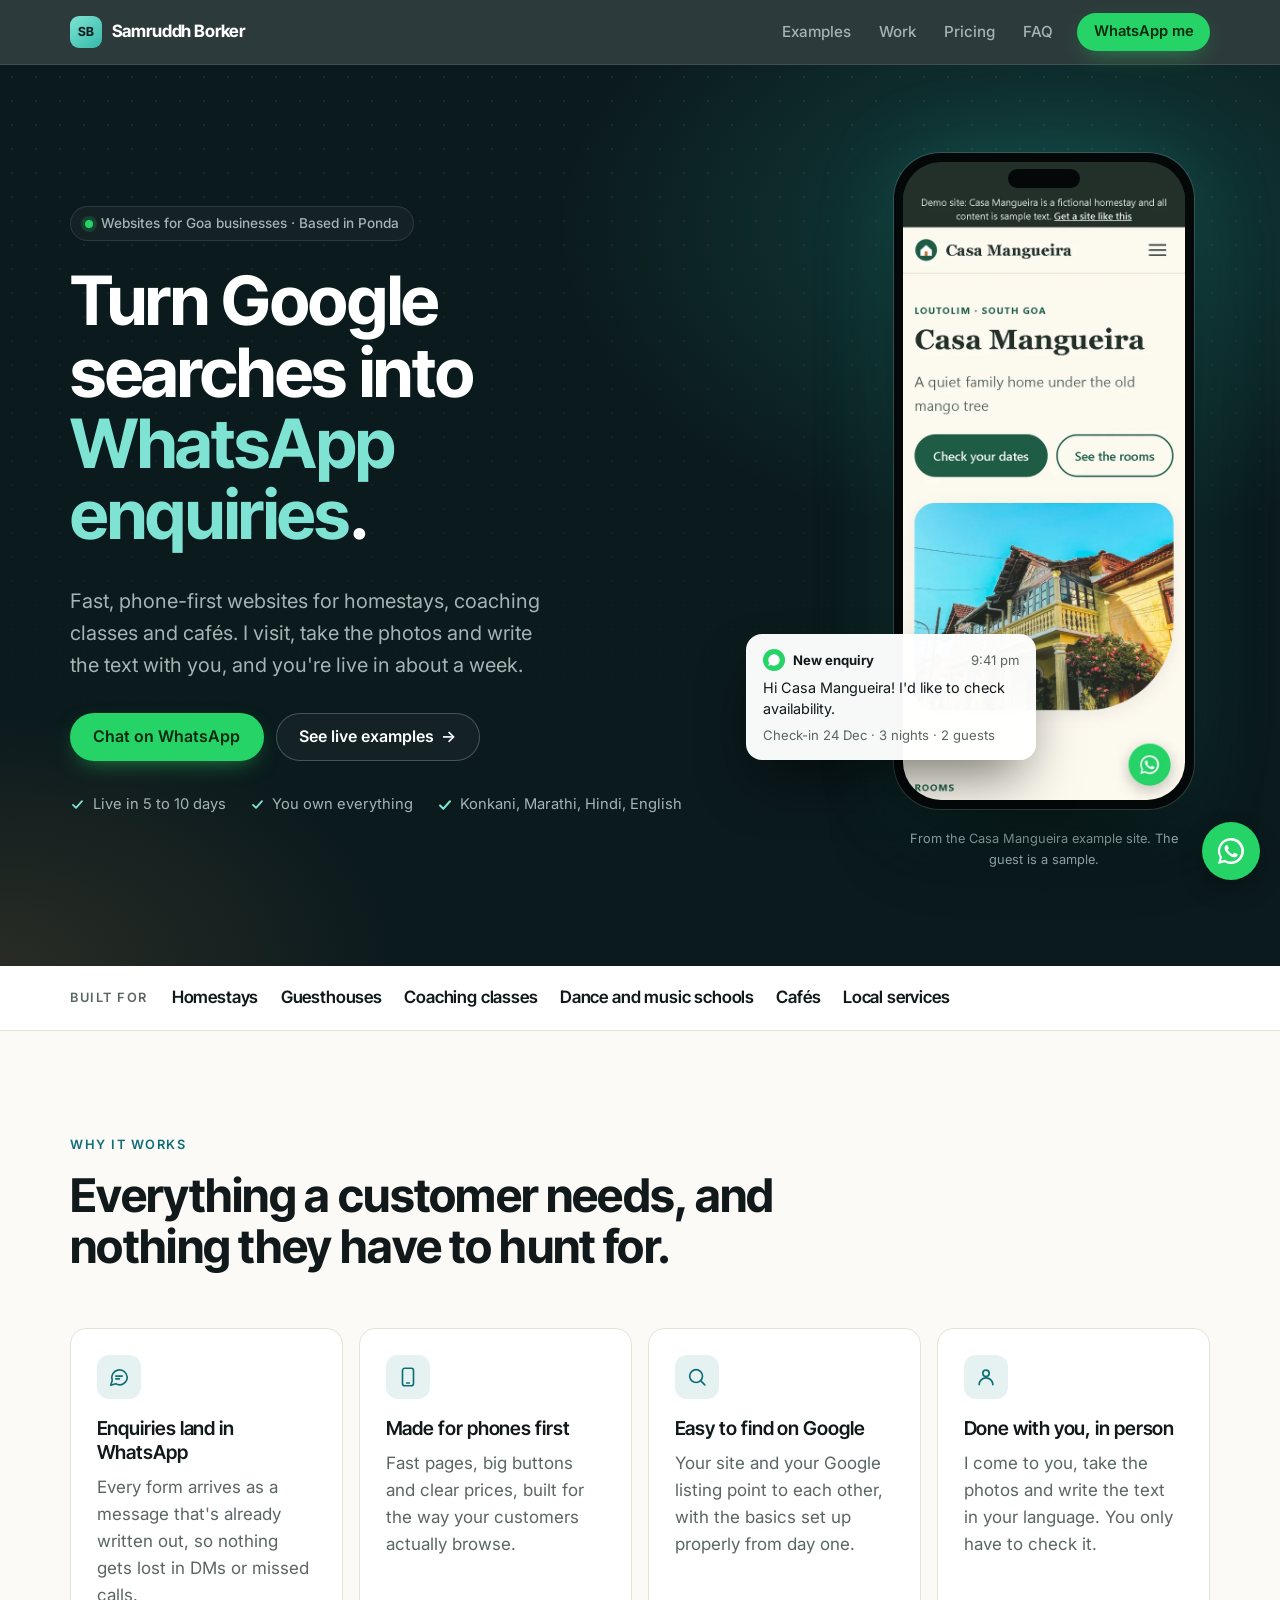
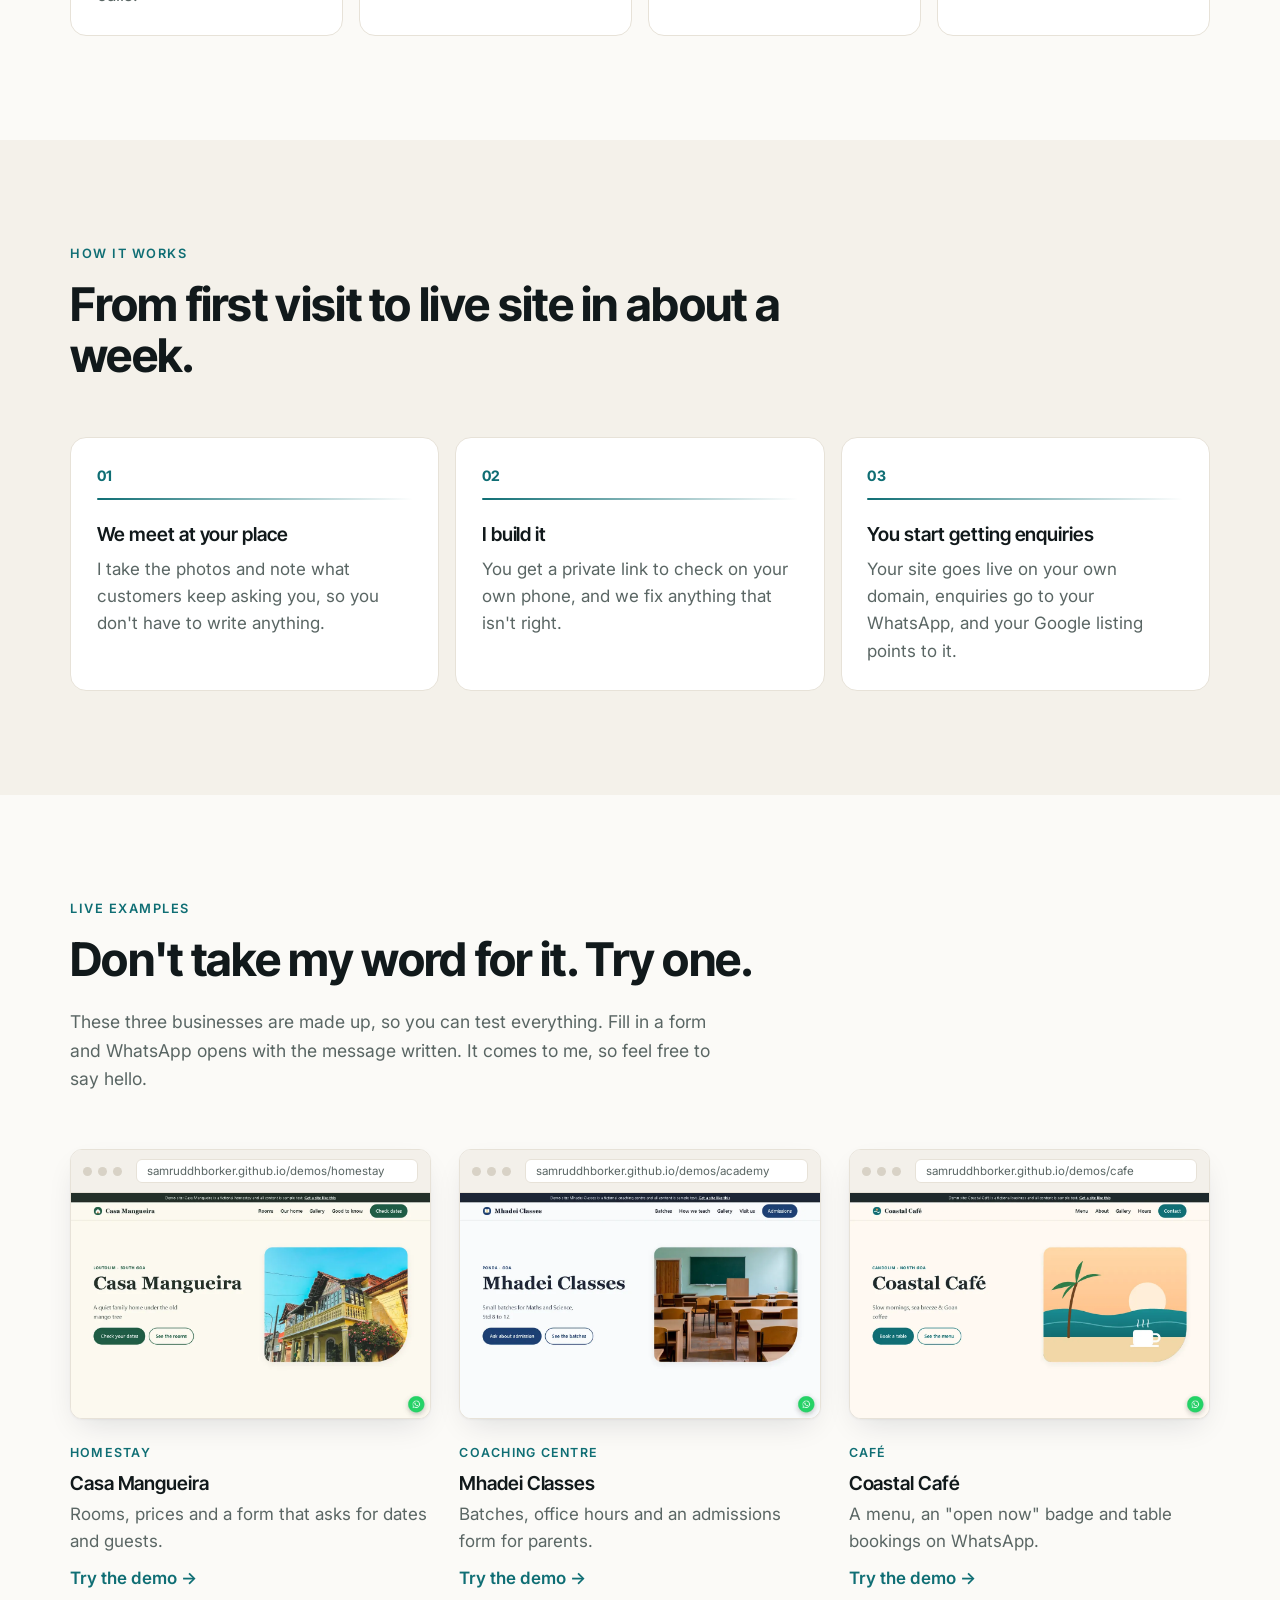
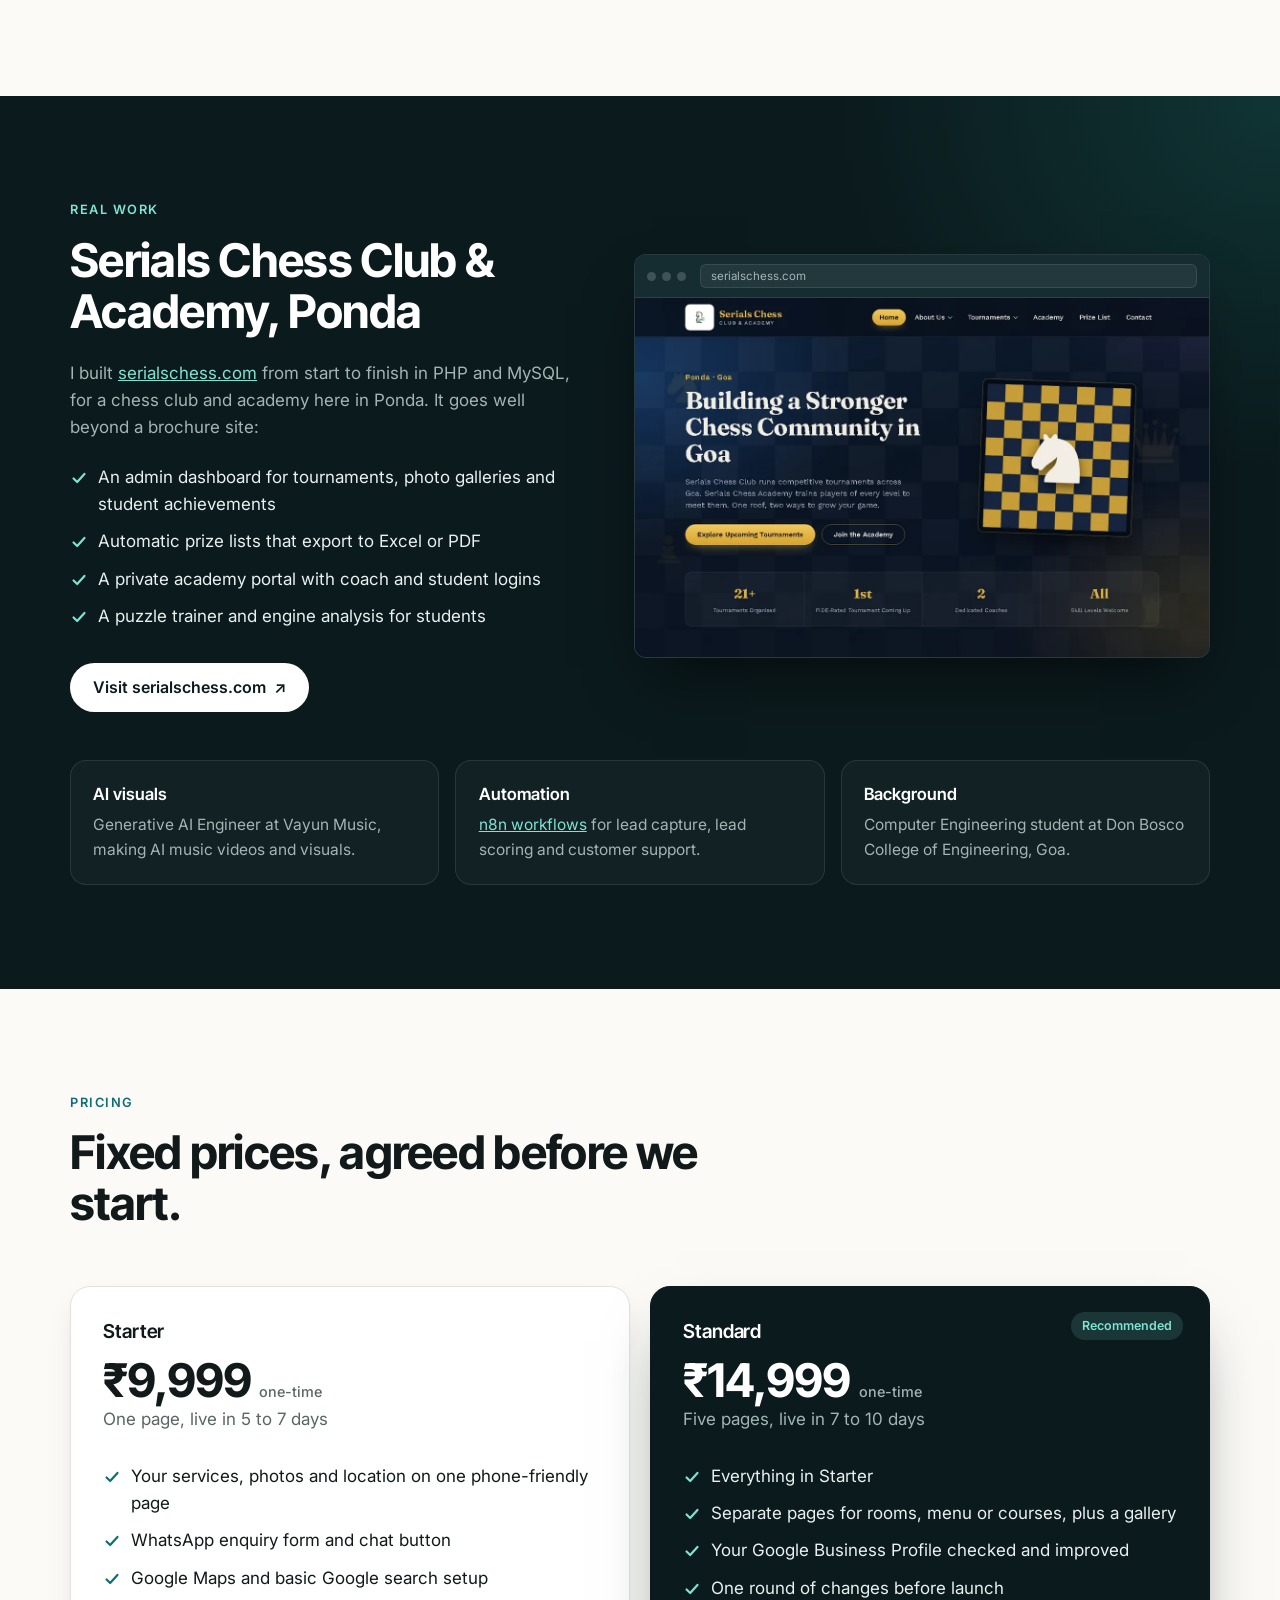
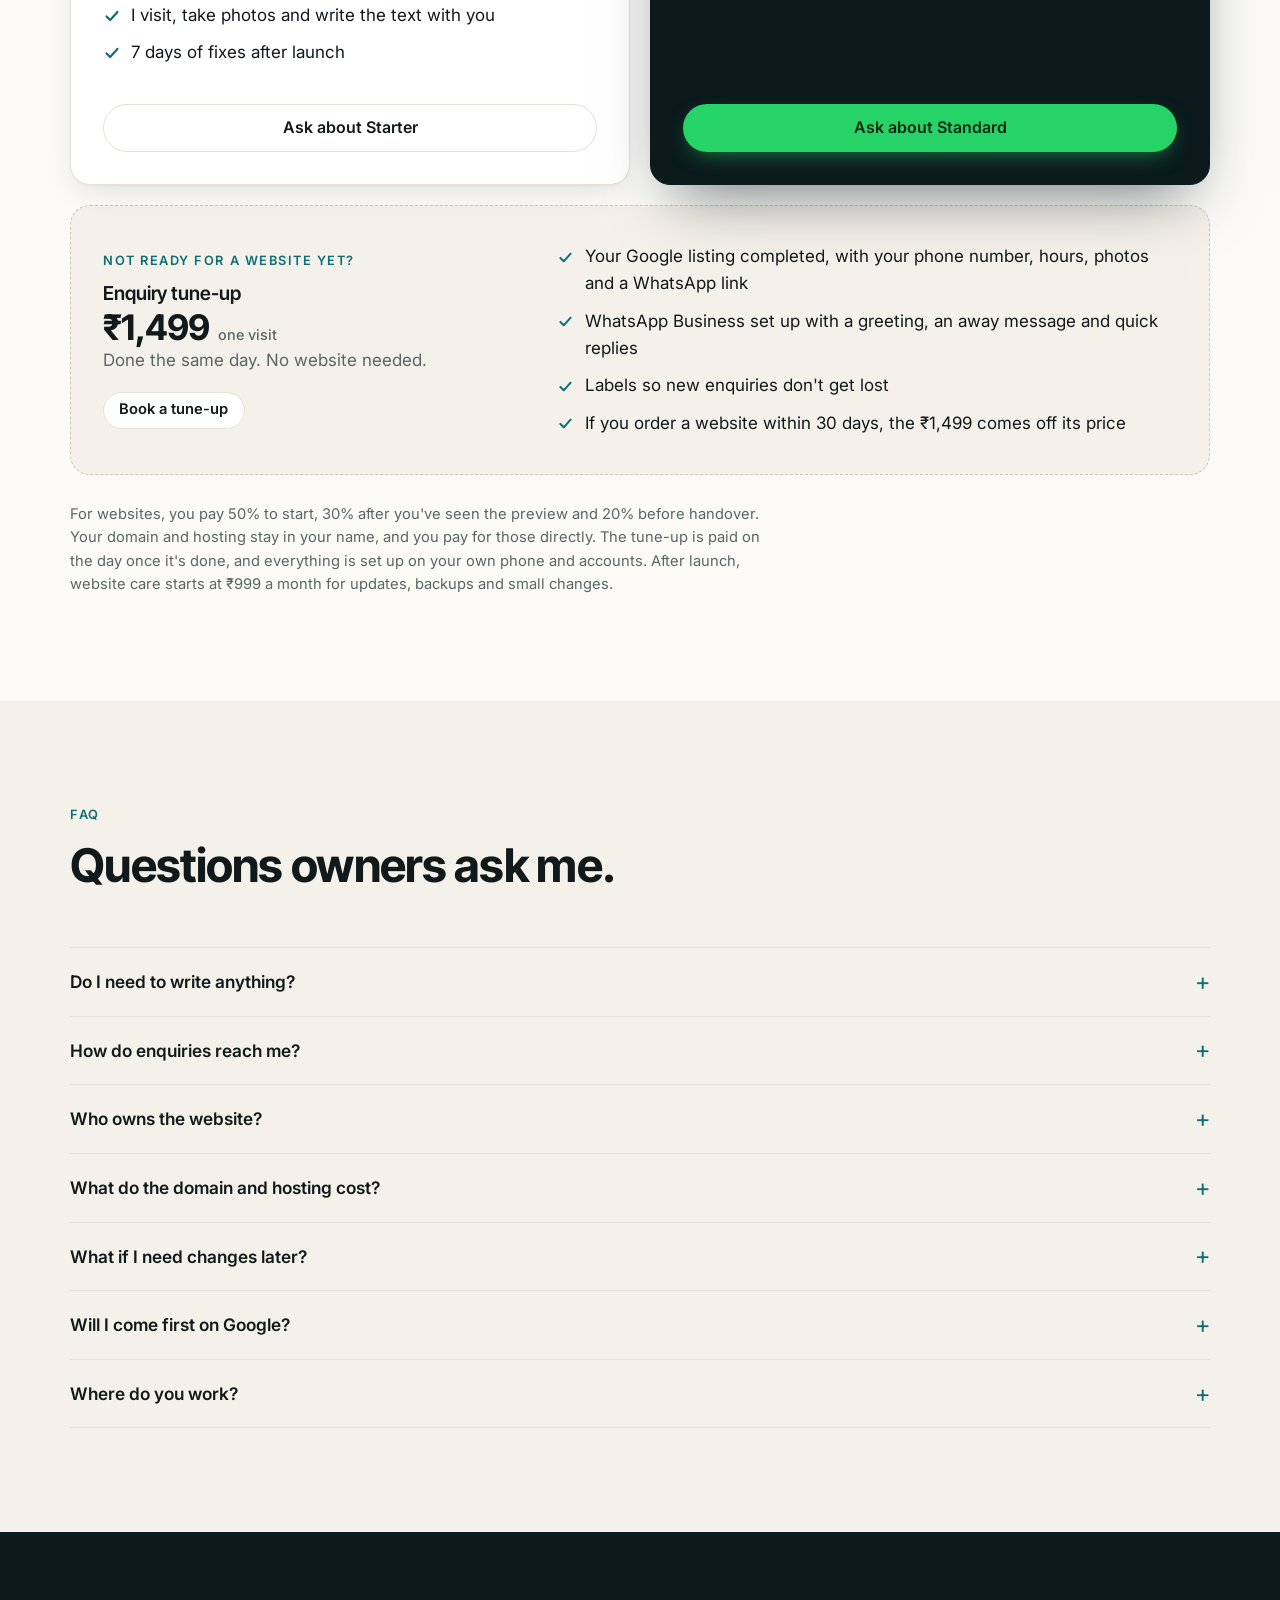
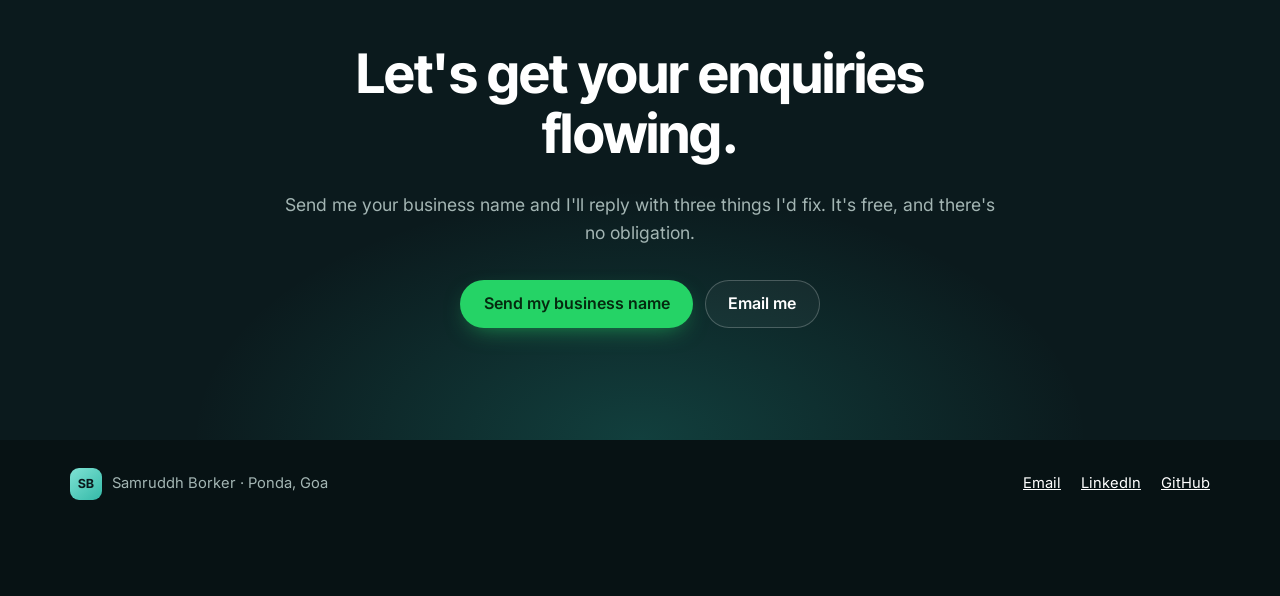
<file: index.html>
<!doctype html>
<html lang="en-IN">
<head>
  <meta charset="utf-8">
  <meta name="viewport" content="width=device-width, initial-scale=1">

  <title>Samruddh Borker | Websites for Goa businesses</title>
  <meta name="description" content="Fast, phone-first websites for homestays, coaching classes, cafés and local businesses in Goa, with enquiries that arrive straight in WhatsApp. Based in Ponda.">
  <link rel="canonical" href="https://samruddhborker.github.io/">
  <meta name="theme-color" content="#0b1a1d">

  <meta property="og:type" content="website">
  <meta property="og:site_name" content="Samruddh Borker">
  <meta property="og:title" content="Turn Google searches into WhatsApp enquiries">
  <meta property="og:description" content="Phone-first websites for Goa businesses, built in person from Ponda. Try three live example sites.">
  <meta property="og:url" content="https://samruddhborker.github.io/">
  <meta property="og:image" content="https://samruddhborker.github.io/img/og-image.png">
  <meta property="og:image:width" content="1200">
  <meta property="og:image:height" content="630">
  <meta property="og:locale" content="en_IN">
  <meta name="twitter:card" content="summary_large_image">

  <link rel="icon" href="img/favicon.svg" type="image/svg+xml">
  <link rel="preconnect" href="https://fonts.googleapis.com">
  <link rel="preconnect" href="https://fonts.gstatic.com" crossorigin>
  <link rel="stylesheet" href="https://fonts.googleapis.com/css2?family=Inter:wght@400;500;600&amp;family=Inter+Tight:wght@600;700&amp;display=swap">
  <link rel="stylesheet" href="css/site.css">
  <script src="js/site.js" defer></script>

  <script type="application/ld+json">
  {
    "@context": "https://schema.org",
    "@type": "ProfessionalService",
    "name": "Samruddh Borker",
    "description": "Websites with WhatsApp enquiry forms for small businesses in Goa.",
    "url": "https://samruddhborker.github.io/",
    "telephone": "+919529158837",
    "email": "samruddhborker14@gmail.com",
    "areaServed": "Goa",
    "address": { "@type": "PostalAddress", "addressLocality": "Ponda", "addressRegion": "Goa", "addressCountry": "IN" },
    "sameAs": ["https://github.com/SamruddhBorker", "https://www.linkedin.com/in/samruddh-borker-8602293aa"]
  }
  </script>
</head>
<body>
  <a class="skip-link" href="#main">Skip to content</a>

  <header class="nav">
    <div class="wrap nav-inner">
      <a class="logo" href="#main" aria-label="Samruddh Borker, back to top"><span class="logo-mark" aria-hidden="true">SB</span><span>Samruddh Borker</span></a>
      <nav aria-label="Main">
        <ul class="nav-links" role="list">
          <li><a href="#examples">Examples</a></li>
          <li><a href="#work">Work</a></li>
          <li><a href="#pricing">Pricing</a></li>
          <li><a href="#faq">FAQ</a></li>
        </ul>
      </nav>
      <a class="btn btn-sm btn-wa" href="https://wa.me/919529158837?text=Hi%20Samruddh%2C%20I%20saw%20your%20website.%20I%27d%20like%20to%20know%20more%20about%20a%20website%20for%20my%20business." target="_blank" rel="noopener">WhatsApp me</a>
    </div>
  </header>

  <main id="main">
    <section class="hero" aria-labelledby="hero-title">
      <div class="wrap hero-inner">
        <div class="hero-copy">
          <p class="pill"><span class="dot" aria-hidden="true"></span>Websites for Goa businesses · Based in Ponda</p>
          <h1 id="hero-title">Turn Google searches into <span class="hl">WhatsApp enquiries</span>.</h1>
          <p class="hero-lead">Fast, phone-first websites for homestays, coaching classes and cafés. I visit, take the photos and write the text with you, and you're live in about a week.</p>
          <div class="actions">
            <a class="btn btn-wa" href="https://wa.me/919529158837?text=Hi%20Samruddh%2C%20I%20saw%20your%20website.%20I%27d%20like%20to%20know%20more%20about%20a%20website%20for%20my%20business." target="_blank" rel="noopener">Chat on WhatsApp</a>
            <a class="btn btn-ghost" href="#examples">See live examples <span aria-hidden="true">→</span></a>
          </div>
          <ul class="proof" role="list">
            <li>Live in 5 to 10 days</li>
            <li>You own everything</li>
            <li>Konkani, Marathi, Hindi, English</li>
          </ul>
        </div>

        <div class="hero-visual">
          <figure class="phone">
            <div class="screen"><img src="img/shot-homestay-phone.webp" alt="The Casa Mangueira example site on a phone" width="600" height="1298" fetchpriority="high"></div>
          </figure>
          <div class="chat-card" role="img" aria-label="Example of an enquiry arriving in WhatsApp: check-in 24 December, 3 nights, 2 guests">
            <div class="chat-head">
              <span class="chat-icon" aria-hidden="true"><svg viewBox="0 0 32 32"><path fill="currentColor" d="M16 3a13 13 0 00-11.2 19.6L3 29l6.6-1.7A13 13 0 1016 3zm5.8 15.7c-.3-.2-1.9-1-2.2-1s-.5-.2-.7.2-.8 1-1 1.2-.4.2-.7 0a8.7 8.7 0 01-4.3-3.8c-.3-.6.3-.5.9-1.7.1-.2 0-.4 0-.5l-1-2.4c-.3-.6-.5-.5-.7-.5h-.6a1.2 1.2 0 00-.9.4 3.6 3.6 0 00-1.1 2.7 6.3 6.3 0 001.3 3.3 14.4 14.4 0 005.5 4.9c2 .9 2.9 1 3.9.8a3.3 3.3 0 002.2-1.5 2.7 2.7 0 00.2-1.5c-.1-.2-.3-.3-.6-.4z"/></svg></span>
              <strong>New enquiry</strong>
              <span class="chat-time">9:41 pm</span>
            </div>
            <p>Hi Casa Mangueira! I'd like to check availability.</p>
            <p class="chat-meta">Check-in 24 Dec · 3 nights · 2 guests</p>
          </div>
          <p class="visual-note">From the Casa Mangueira example site. The guest is a sample.</p>
        </div>
      </div>
    </section>

    <section class="strip" aria-label="Who it's for">
      <div class="wrap strip-inner">
        <p>Built for</p>
        <ul role="list">
          <li>Homestays</li>
          <li>Guesthouses</li>
          <li>Coaching classes</li>
          <li>Dance and music schools</li>
          <li>Cafés</li>
          <li>Local services</li>
        </ul>
      </div>
    </section>

    <section class="section" aria-labelledby="why-title">
      <div class="wrap">
        <div class="section-head reveal">
          <p class="eyebrow">Why it works</p>
          <h2 id="why-title">Everything a customer needs, and nothing they have to hunt for.</h2>
        </div>
        <ul class="features" role="list">
          <li class="reveal">
            <span class="icon" aria-hidden="true"><svg viewBox="0 0 24 24"><path d="M21 12a8.5 8.5 0 01-12.6 7.4L3 21l1.6-5.2A8.5 8.5 0 1121 12z"/><path d="M8.5 11h7M8.5 14h4"/></svg></span>
            <h3>Enquiries land in WhatsApp</h3>
            <p>Every form arrives as a message that's already written out, so nothing gets lost in DMs or missed calls.</p>
          </li>
          <li class="reveal">
            <span class="icon" aria-hidden="true"><svg viewBox="0 0 24 24"><rect x="6" y="2.5" width="12" height="19" rx="2.5"/><path d="M10.5 18.5h3"/></svg></span>
            <h3>Made for phones first</h3>
            <p>Fast pages, big buttons and clear prices, built for the way your customers actually browse.</p>
          </li>
          <li class="reveal">
            <span class="icon" aria-hidden="true"><svg viewBox="0 0 24 24"><circle cx="11" cy="11" r="7"/><path d="M20.5 20.5l-4.6-4.6"/></svg></span>
            <h3>Easy to find on Google</h3>
            <p>Your site and your Google listing point to each other, with the basics set up properly from day one.</p>
          </li>
          <li class="reveal">
            <span class="icon" aria-hidden="true"><svg viewBox="0 0 24 24"><circle cx="12" cy="8" r="3.5"/><path d="M4.5 20.5a7.5 7.5 0 0115 0"/></svg></span>
            <h3>Done with you, in person</h3>
            <p>I come to you, take the photos and write the text in your language. You only have to check it.</p>
          </li>
        </ul>
      </div>
    </section>

    <section class="section section-alt" aria-labelledby="how-title">
      <div class="wrap">
        <div class="section-head reveal">
          <p class="eyebrow">How it works</p>
          <h2 id="how-title">From first visit to live site in about a week.</h2>
        </div>
        <ol class="steps" role="list">
          <li class="reveal">
            <span class="step-num">01</span>
            <h3>We meet at your place</h3>
            <p>I take the photos and note what customers keep asking you, so you don't have to write anything.</p>
          </li>
          <li class="reveal">
            <span class="step-num">02</span>
            <h3>I build it</h3>
            <p>You get a private link to check on your own phone, and we fix anything that isn't right.</p>
          </li>
          <li class="reveal">
            <span class="step-num">03</span>
            <h3>You start getting enquiries</h3>
            <p>Your site goes live on your own domain, enquiries go to your WhatsApp, and your Google listing points to it.</p>
          </li>
        </ol>
      </div>
    </section>

    <section class="section" id="examples" aria-labelledby="examples-title">
      <div class="wrap">
        <div class="section-head reveal">
          <p class="eyebrow">Live examples</p>
          <h2 id="examples-title">Don't take my word for it. Try one.</h2>
          <p class="section-lead">These three businesses are made up, so you can test everything. Fill in a form and WhatsApp opens with the message written. It comes to me, so feel free to say hello.</p>
        </div>
        <ul class="examples" role="list">
          <li class="reveal">
            <a class="example" href="demos/homestay/">
              <div class="browser">
                <div class="browser-bar" aria-hidden="true"><i></i><i></i><i></i><span>samruddhborker.github.io/demos/homestay</span></div>
                <img src="img/shot-homestay.webp" alt="" width="1200" height="750" loading="lazy">
              </div>
              <span class="tag">Homestay</span>
              <h3>Casa Mangueira</h3>
              <p>Rooms, prices and a form that asks for dates and guests.</p>
              <span class="more">Try the demo <span aria-hidden="true">→</span></span>
            </a>
          </li>
          <li class="reveal">
            <a class="example" href="demos/academy/">
              <div class="browser">
                <div class="browser-bar" aria-hidden="true"><i></i><i></i><i></i><span>samruddhborker.github.io/demos/academy</span></div>
                <img src="img/shot-academy.webp" alt="" width="1200" height="750" loading="lazy">
              </div>
              <span class="tag">Coaching centre</span>
              <h3>Mhadei Classes</h3>
              <p>Batches, office hours and an admissions form for parents.</p>
              <span class="more">Try the demo <span aria-hidden="true">→</span></span>
            </a>
          </li>
          <li class="reveal">
            <a class="example" href="demos/cafe/">
              <div class="browser">
                <div class="browser-bar" aria-hidden="true"><i></i><i></i><i></i><span>samruddhborker.github.io/demos/cafe</span></div>
                <img src="img/shot-cafe.webp" alt="" width="1200" height="750" loading="lazy">
              </div>
              <span class="tag">Café</span>
              <h3>Coastal Café</h3>
              <p>A menu, an "open now" badge and table bookings on WhatsApp.</p>
              <span class="more">Try the demo <span aria-hidden="true">→</span></span>
            </a>
          </li>
        </ul>
      </div>
    </section>

    <section class="section section-dark" id="work" aria-labelledby="work-title">
      <div class="wrap">
        <div class="work">
          <div class="work-copy reveal">
            <p class="eyebrow">Real work</p>
            <h2 id="work-title">Serials Chess Club &amp; Academy, Ponda</h2>
            <p>I built <a href="https://serialschess.com" target="_blank" rel="noopener">serialschess.com</a> from start to finish in PHP and MySQL, for a chess club and academy here in Ponda. It goes well beyond a brochure site:</p>
            <ul class="ticks" role="list">
              <li>An admin dashboard for tournaments, photo galleries and student achievements</li>
              <li>Automatic prize lists that export to Excel or PDF</li>
              <li>A private academy portal with coach and student logins</li>
              <li>A puzzle trainer and engine analysis for students</li>
            </ul>
            <a class="btn btn-light" href="https://serialschess.com" target="_blank" rel="noopener">Visit serialschess.com <span aria-hidden="true">↗</span></a>
          </div>
          <div class="browser browser-dark reveal">
            <div class="browser-bar" aria-hidden="true"><i></i><i></i><i></i><span>serialschess.com</span></div>
            <img src="img/shot-serials.webp" alt="The Serials Chess Club and Academy home page" width="1200" height="750" loading="lazy">
          </div>
        </div>
        <ul class="also" role="list" aria-label="Other work">
          <li class="reveal"><strong>AI visuals</strong>Generative AI Engineer at Vayun Music, making AI music videos and visuals.</li>
          <li class="reveal"><strong>Automation</strong><a href="https://github.com/SamruddhBorker/n8n-automation-workflows" target="_blank" rel="noopener">n8n workflows</a> for lead capture, lead scoring and customer support.</li>
          <li class="reveal"><strong>Background</strong>Computer Engineering student at Don Bosco College of Engineering, Goa.</li>
        </ul>
      </div>
    </section>

    <section class="section" id="pricing" aria-labelledby="pricing-title">
      <div class="wrap">
        <div class="section-head reveal">
          <p class="eyebrow">Pricing</p>
          <h2 id="pricing-title">Fixed prices, agreed before we start.</h2>
        </div>
        <div class="plans">
          <article class="plan reveal">
            <h3>Starter</h3>
            <p class="price">₹9,999<span>one-time</span></p>
            <p class="plan-time">One page, live in 5 to 7 days</p>
            <ul class="ticks" role="list">
              <li>Your services, photos and location on one phone-friendly page</li>
              <li>WhatsApp enquiry form and chat button</li>
              <li>Google Maps and basic Google search setup</li>
              <li>I visit, take photos and write the text with you</li>
              <li>7 days of fixes after launch</li>
            </ul>
            <a class="btn btn-outline" href="https://wa.me/919529158837?text=Hi%20Samruddh%2C%20I%27m%20interested%20in%20the%20Starter%20website." target="_blank" rel="noopener">Ask about Starter</a>
          </article>
          <article class="plan plan-featured reveal">
            <p class="badge">Recommended</p>
            <h3>Standard</h3>
            <p class="price">₹14,999<span>one-time</span></p>
            <p class="plan-time">Five pages, live in 7 to 10 days</p>
            <ul class="ticks" role="list">
              <li>Everything in Starter</li>
              <li>Separate pages for rooms, menu or courses, plus a gallery</li>
              <li>Your Google Business Profile checked and improved</li>
              <li>One round of changes before launch</li>
            </ul>
            <a class="btn btn-wa" href="https://wa.me/919529158837?text=Hi%20Samruddh%2C%20I%27m%20interested%20in%20the%20Standard%20website." target="_blank" rel="noopener">Ask about Standard</a>
          </article>
        </div>
        <article class="plan-entry reveal">
          <div>
            <p class="eyebrow">Not ready for a website yet?</p>
            <h3>Enquiry tune-up</h3>
            <p class="price price-sm">₹1,499<span>one visit</span></p>
            <p class="plan-time">Done the same day. No website needed.</p>
            <a class="btn btn-outline btn-sm" href="https://wa.me/919529158837?text=Hi%20Samruddh%2C%20I%27d%20like%20the%20enquiry%20tune-up." target="_blank" rel="noopener">Book a tune-up</a>
          </div>
          <ul class="ticks" role="list">
            <li>Your Google listing completed, with your phone number, hours, photos and a WhatsApp link</li>
            <li>WhatsApp Business set up with a greeting, an away message and quick replies</li>
            <li>Labels so new enquiries don't get lost</li>
            <li>If you order a website within 30 days, the ₹1,499 comes off its price</li>
          </ul>
        </article>
        <p class="fine">For websites, you pay 50% to start, 30% after you've seen the preview and 20% before handover. Your domain and hosting stay in your name, and you pay for those directly. The tune-up is paid on the day once it's done, and everything is set up on your own phone and accounts. After launch, website care starts at ₹999 a month for updates, backups and small changes.</p>
      </div>
    </section>

    <section class="section section-alt" id="faq" aria-labelledby="faq-title">
      <div class="wrap faq-wrap">
        <div class="section-head reveal">
          <p class="eyebrow">FAQ</p>
          <h2 id="faq-title">Questions owners ask me.</h2>
        </div>
        <div class="faq">
          <details>
            <summary>Do I need to write anything?</summary>
            <p>No. I visit, take the photos and write the text with you, in English or in your language. You check everything before it goes live.</p>
          </details>
          <details>
            <summary>How do enquiries reach me?</summary>
            <p>A customer fills in a short form on your site, and WhatsApp opens with their message already written. They press send, and it arrives in your WhatsApp like any other chat.</p>
          </details>
          <details>
            <summary>Who owns the website?</summary>
            <p>You do. The domain and hosting are in your name, and I hand over every login once the final payment is made.</p>
          </details>
          <details>
            <summary>What do the domain and hosting cost?</summary>
            <p>You pay the providers directly, not me. A domain is usually around ₹1,000 a year, and a site like this can run on very low-cost or even free hosting. I'll recommend the simplest option for you.</p>
          </details>
          <details>
            <summary>What if I need changes later?</summary>
            <p>Website care starts at ₹999 a month and covers updates, backups and small changes. You can also pay for one-off changes when you need them.</p>
          </details>
          <details>
            <summary>Will I come first on Google?</summary>
            <p>Nobody can honestly promise that. I set up the basics properly and connect your site to your Google listing, so customers who search for you can find you.</p>
          </details>
          <details>
            <summary>Where do you work?</summary>
            <p>I'm based in Ponda, and I mostly visit businesses in Ponda, Margao, Old Goa and nearby. If you're further away, ask anyway.</p>
          </details>
        </div>
      </div>
    </section>

    <section class="cta" aria-labelledby="cta-title">
      <div class="wrap cta-inner reveal">
        <h2 id="cta-title">Let's get your enquiries flowing.</h2>
        <p>Send me your business name and I'll reply with three things I'd fix. It's free, and there's no obligation.</p>
        <div class="actions">
          <a class="btn btn-wa" href="https://wa.me/919529158837?text=Hi%20Samruddh%2C%20please%20take%20a%20look%20at%20my%20business%3A%20" target="_blank" rel="noopener">Send my business name</a>
          <a class="btn btn-ghost" href="mailto:samruddhborker14@gmail.com">Email me</a>
        </div>
      </div>
    </section>
  </main>

  <footer class="foot">
    <div class="wrap foot-inner">
      <p><span class="logo-mark" aria-hidden="true">SB</span> Samruddh Borker · Ponda, Goa</p>
      <ul class="foot-links" role="list">
        <li><a href="mailto:samruddhborker14@gmail.com">Email</a></li>
        <li><a href="https://www.linkedin.com/in/samruddh-borker-8602293aa" rel="noopener">LinkedIn</a></li>
        <li><a href="https://github.com/SamruddhBorker" rel="noopener">GitHub</a></li>
      </ul>
    </div>
  </footer>

  <a class="whatsapp-fab" href="https://wa.me/919529158837?text=Hi%20Samruddh%2C%20I%20saw%20your%20website.%20I%27d%20like%20to%20know%20more%20about%20a%20website%20for%20my%20business." target="_blank" rel="noopener" aria-label="Chat with me on WhatsApp (opens in a new tab)">
    <svg viewBox="0 0 32 32" aria-hidden="true"><path fill="currentColor" d="M16 3a13 13 0 00-11.2 19.6L3 29l6.6-1.7A13 13 0 1016 3zm0 23.6c-2 0-4-.6-5.7-1.6l-.4-.2-3.9 1 1-3.8-.3-.4A10.6 10.6 0 1116 26.6zm5.8-7.9c-.3-.2-1.9-1-2.2-1s-.5-.2-.7.2-.8 1-1 1.2-.4.2-.7 0a8.7 8.7 0 01-4.3-3.8c-.3-.6.3-.5.9-1.7.1-.2 0-.4 0-.5l-1-2.4c-.3-.6-.5-.5-.7-.5h-.6a1.2 1.2 0 00-.9.4 3.6 3.6 0 00-1.1 2.7 6.3 6.3 0 001.3 3.3 14.4 14.4 0 005.5 4.9c2 .9 2.9 1 3.9.8a3.3 3.3 0 002.2-1.5 2.7 2.7 0 00.2-1.5c-.1-.2-.3-.3-.6-.4z"/></svg>
  </a>
</body>
</html>
</file>
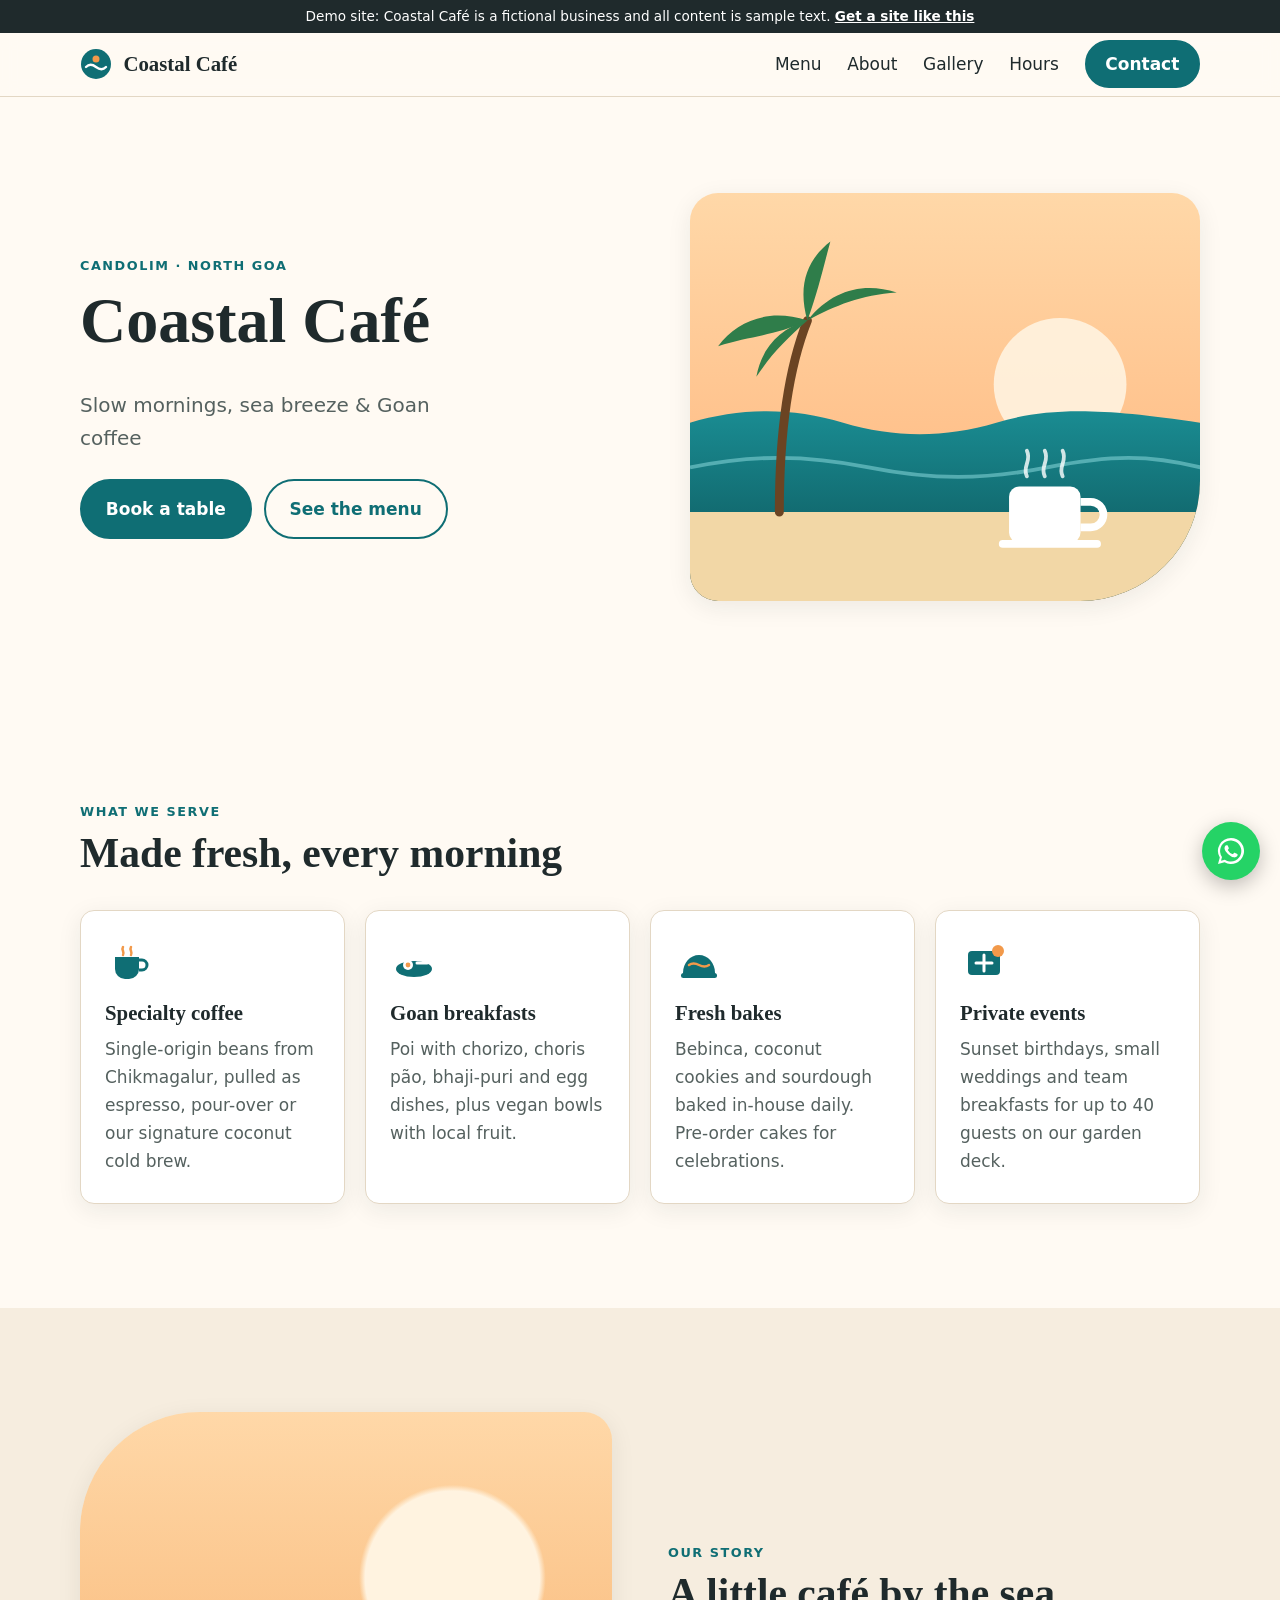
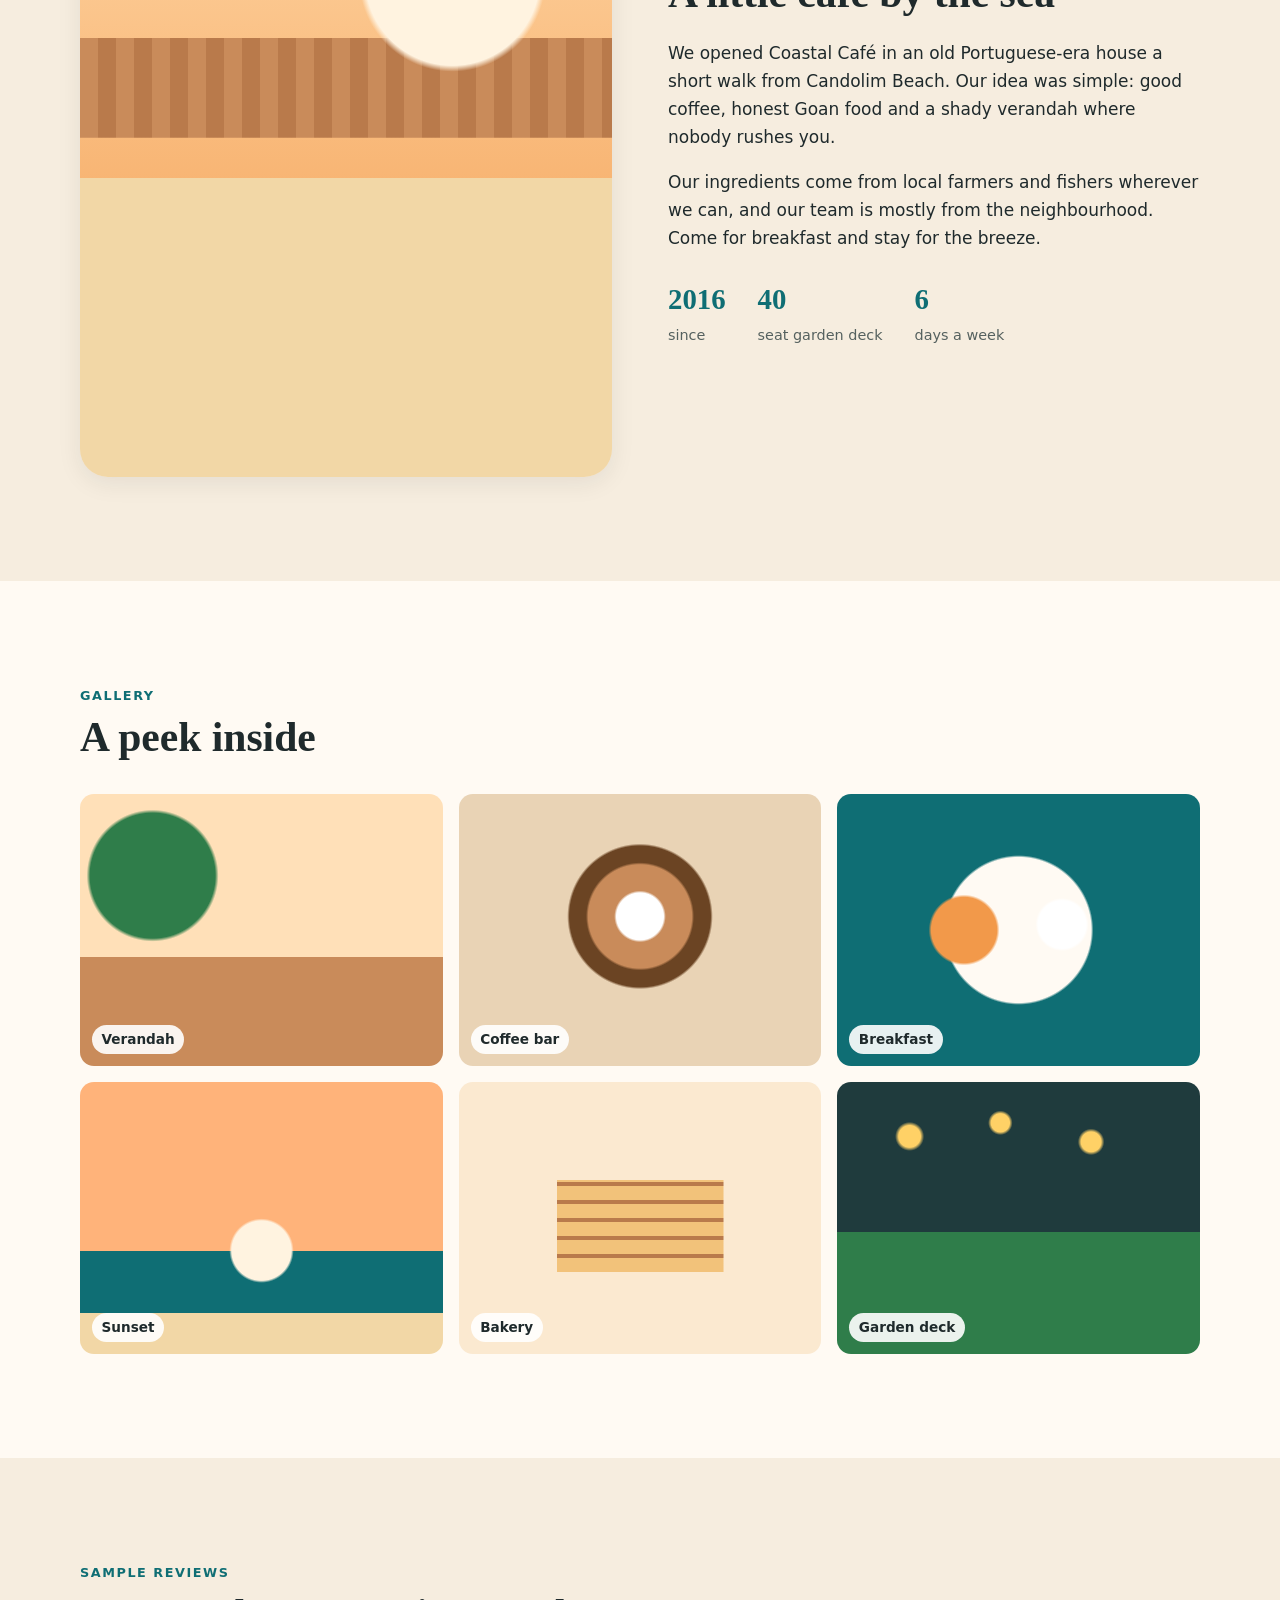
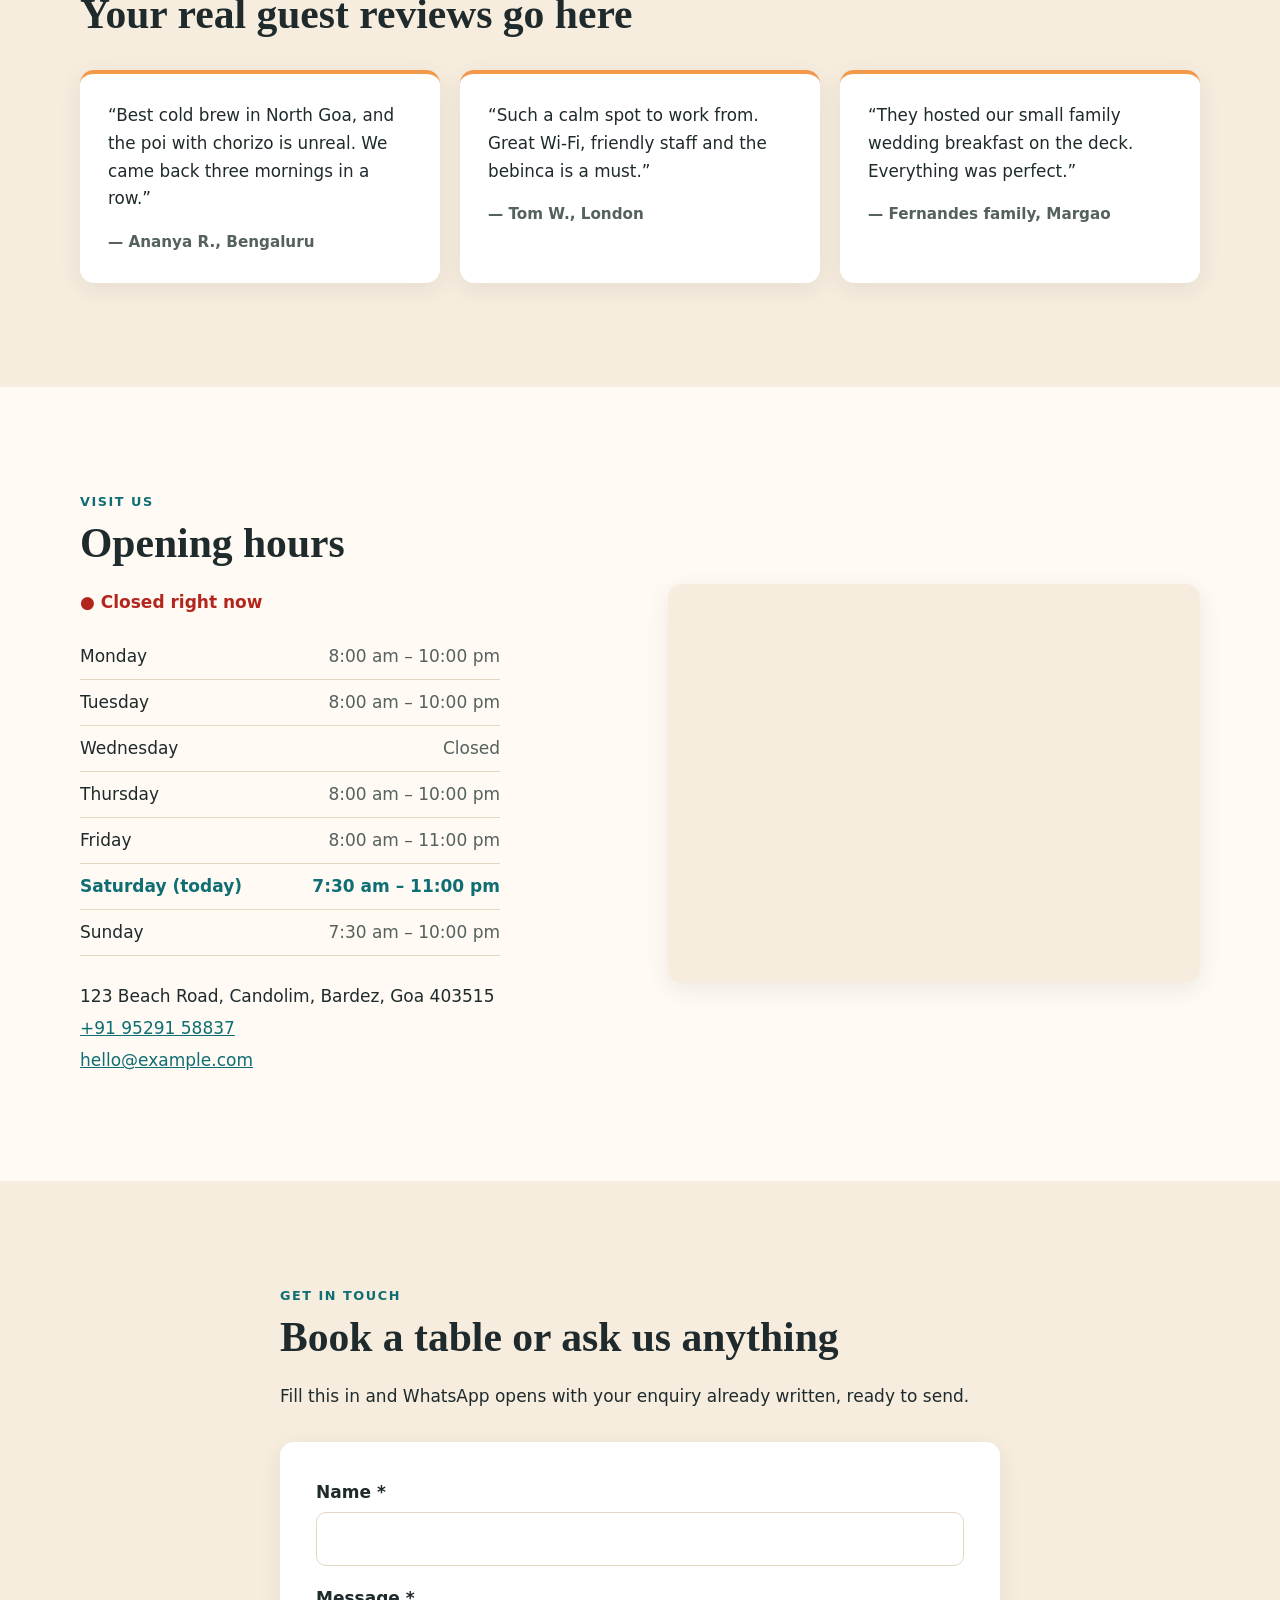
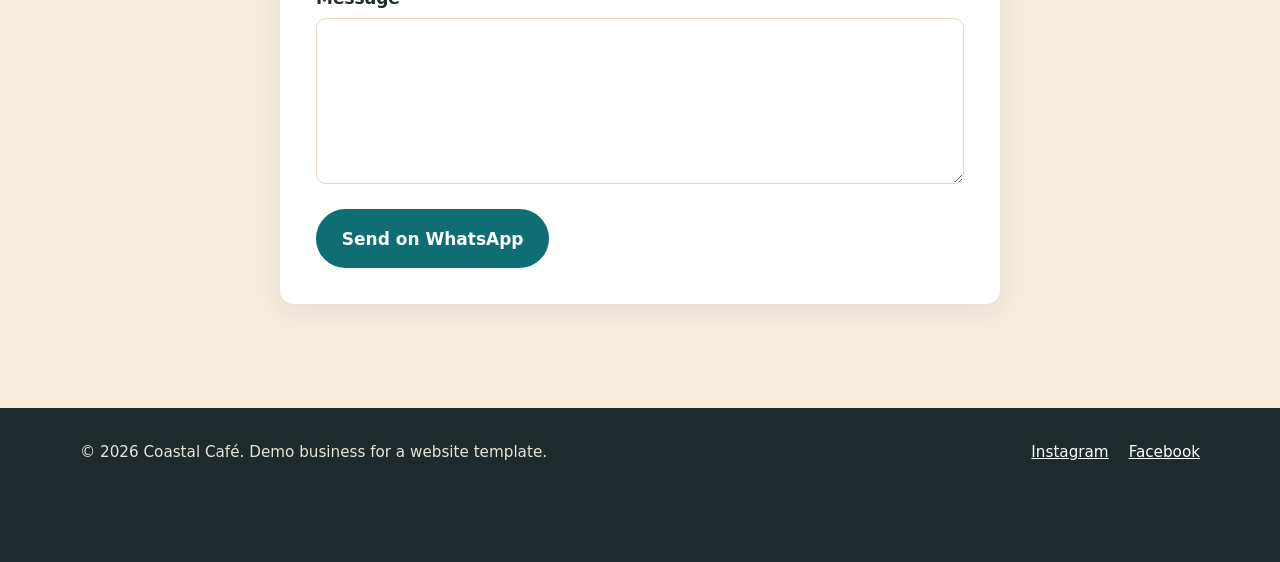
<file: demos/cafe/index.html>
<!doctype html>
<html lang="en-IN">
<head>
  <meta charset="utf-8">
  <meta name="viewport" content="width=device-width, initial-scale=1">

  <!-- ── SEO: update these per client ── -->
  <title>Coastal Café, Goa — Specialty coffee &amp; Goan breakfasts in Candolim</title>
  <meta name="description" content="A relaxed beachside café in Candolim, Goa serving specialty coffee, Goan breakfasts and fresh bakes. Open daily except Wednesday. Book on WhatsApp.">
  <!-- Fictional business: keep this demo out of search results. -->
  <meta name="robots" content="noindex">
  <link rel="canonical" href="https://samruddhborker.github.io/demos/cafe/">
  <meta name="theme-color" content="#0f6e74">

  <!-- ── Open Graph / social previews ── -->
  <meta property="og:type" content="website">
  <meta property="og:site_name" content="Coastal Café">
  <meta property="og:title" content="Coastal Café, Goa — Slow mornings & sea breeze">
  <meta property="og:description" content="Specialty coffee, Goan breakfasts and fresh bakes, a few steps from Candolim Beach.">
  <meta property="og:url" content="https://samruddhborker.github.io/demos/cafe/">
  <meta property="og:image" content="https://samruddhborker.github.io/demos/cafe/img/og-image.png">
  <meta property="og:image:width" content="1200">
  <meta property="og:image:height" content="630">
  <meta property="og:locale" content="en_IN">
  <meta name="twitter:card" content="summary_large_image">

  <link rel="icon" href="img/favicon.svg" type="image/svg+xml">
  <link rel="stylesheet" href="css/styles.css">

  <!-- LocalBusiness JSON-LD (static copy for crawlers; js/main.js keeps it in sync with js/config.js) -->
  <script type="application/ld+json" id="jsonld">
  {
    "@context": "https://schema.org",
    "@type": "CafeOrCoffeeShop",
    "name": "Coastal Café",
    "description": "A relaxed beachside café in Goa serving specialty coffee, Goan breakfasts and fresh bakes.",
    "url": "https://samruddhborker.github.io/demos/cafe/",
    "telephone": "+919529158837",
    "email": "hello@example.com",
    "priceRange": "₹₹",
    "image": "https://samruddhborker.github.io/demos/cafe/img/og-image.png",
    "address": {
      "@type": "PostalAddress",
      "streetAddress": "123 Beach Road, Candolim",
      "addressLocality": "Bardez",
      "addressRegion": "Goa",
      "postalCode": "403515",
      "addressCountry": "IN"
    },
    "geo": { "@type": "GeoCoordinates", "latitude": 15.5182, "longitude": 73.7626 },
    "openingHoursSpecification": [
      { "@type": "OpeningHoursSpecification", "dayOfWeek": ["Monday", "Tuesday", "Thursday"], "opens": "08:00", "closes": "22:00" },
      { "@type": "OpeningHoursSpecification", "dayOfWeek": "Friday", "opens": "08:00", "closes": "23:00" },
      { "@type": "OpeningHoursSpecification", "dayOfWeek": "Saturday", "opens": "07:30", "closes": "23:00" },
      { "@type": "OpeningHoursSpecification", "dayOfWeek": "Sunday", "opens": "07:30", "closes": "22:00" }
    ]
  }
  </script>

  <script src="js/config.js" defer></script>
  <script src="js/main.js" defer></script>
</head>
<body>
  <a class="skip-link" href="#main">Skip to content</a>

  <!-- Demo strip: delete this for a real client -->
  <p class="demo-bar">Demo site: Coastal Café is a fictional business and all content is sample text. <a href="../../">Get a site like this</a></p>

  <header class="site-header">
    <div class="container header-inner">
      <a class="brand" href="#top" aria-label="Coastal Café home">
        <svg class="brand-mark" viewBox="0 0 32 32" aria-hidden="true"><circle cx="16" cy="16" r="15" fill="var(--color-primary)"/><path d="M6 19c3-3 6-3 10 0s7 3 10 0" stroke="#fff" stroke-width="2.4" fill="none" stroke-linecap="round"/><circle cx="16" cy="11" r="3.5" fill="var(--color-accent)"/></svg>
        <span data-site="name">Coastal Café</span>
      </a>
      <button class="nav-toggle" aria-expanded="false" aria-controls="site-nav">
        <span class="nav-toggle-bar" aria-hidden="true"></span>
        <span class="visually-hidden">Menu</span>
      </button>
      <nav id="site-nav" class="site-nav" aria-label="Main">
        <ul>
          <li><a href="#services">Menu</a></li>
          <li><a href="#about">About</a></li>
          <li><a href="#gallery">Gallery</a></li>
          <li><a href="#hours">Hours</a></li>
          <li><a href="#contact" class="btn btn-small">Contact</a></li>
        </ul>
      </nav>
    </div>
  </header>

  <main id="main">
    <!-- ── HERO ── -->
    <section class="hero" id="top" aria-labelledby="hero-title">
      <div class="container hero-inner">
        <div class="hero-copy">
          <p class="eyebrow">Candolim · North Goa</p>
          <h1 id="hero-title"><span data-site="name">Coastal Café</span></h1>
          <p class="lead" data-site="tagline">Slow mornings, sea breeze &amp; Goan coffee</p>
          <div class="hero-actions">
            <a class="btn" href="#contact">Book a table</a>
            <a class="btn btn-ghost" href="#services">See the menu</a>
          </div>
        </div>
        <!-- CSS/SVG placeholder art: swap for a real photo (img/hero.jpg) per client -->
        <div class="hero-art" aria-hidden="true">
          <svg viewBox="0 0 400 320" preserveAspectRatio="xMidYMid slice">
            <defs>
              <linearGradient id="sky" x1="0" y1="0" x2="0" y2="1"><stop offset="0" stop-color="#ffd8a8"/><stop offset="1" stop-color="#ffb37a"/></linearGradient>
              <linearGradient id="sea" x1="0" y1="0" x2="0" y2="1"><stop offset="0" stop-color="#1a8c92"/><stop offset="1" stop-color="#0b4f54"/></linearGradient>
            </defs>
            <rect width="400" height="320" fill="url(#sky)"/>
            <circle cx="290" cy="150" r="52" fill="#fff3e0" opacity=".9"/>
            <path d="M0 180c40-12 80-12 120 0s80 12 120 0 80-12 160 0v140H0z" fill="url(#sea)"/>
            <path d="M0 215c50-10 90-10 140 0s90 10 140 0 80-10 120 0" stroke="#7fd1d4" stroke-width="3" fill="none" opacity=".6"/>
            <path d="M0 250h400v70H0z" fill="#f2d7a6"/>
            <path d="M70 250c0-60 6-110 22-150" stroke="#6b4423" stroke-width="7" fill="none" stroke-linecap="round"/>
            <g fill="#2f7d4a"><path d="M92 100c-30-10-55 0-70 20 25-8 45-8 70-20z"/><path d="M92 100c20-25 45-30 70-22-28 2-48 10-70 22z"/><path d="M92 100c-8-28 0-48 18-62-6 22-10 40-18 62z"/><path d="M92 100c-22 6-36 22-40 44 12-18 24-30 40-44z"/></g>
            <g transform="translate(250 230)"><rect x="0" y="0" width="56" height="44" rx="8" fill="#fff"/><path d="M56 12h8a10 10 0 010 20h-8" stroke="#fff" stroke-width="6" fill="none"/><path d="M14-8c-4-8 4-12 0-20M28-8c-4-8 4-12 0-20M42-8c-4-8 4-12 0-20" stroke="#fff" stroke-width="3" fill="none" opacity=".8" stroke-linecap="round"/><rect x="-8" y="42" width="80" height="6" rx="3" fill="#fff"/></g>
          </svg>
        </div>
      </div>
    </section>

    <!-- ── SERVICES / MENU HIGHLIGHTS ── -->
    <section class="section" id="services" aria-labelledby="services-title">
      <div class="container">
        <p class="eyebrow">What we serve</p>
        <h2 id="services-title">Made fresh, every morning</h2>
        <ul class="cards" role="list">
          <li class="card">
            <svg class="card-icon" viewBox="0 0 48 48" aria-hidden="true"><path d="M10 18h24v12a10 10 0 01-10 10h-4a10 10 0 01-10-10z" fill="var(--color-primary)"/><path d="M34 21h3a5 5 0 010 10h-3" stroke="var(--color-primary)" stroke-width="3" fill="none"/><path d="M18 8c-2 3 2 5 0 8M26 8c-2 3 2 5 0 8" stroke="var(--color-accent)" stroke-width="2.5" fill="none" stroke-linecap="round"/></svg>
            <h3>Specialty coffee</h3>
            <p>Single-origin beans from Chikmagalur, pulled as espresso, pour-over or our signature coconut cold brew.</p>
          </li>
          <li class="card">
            <svg class="card-icon" viewBox="0 0 48 48" aria-hidden="true"><ellipse cx="24" cy="30" rx="18" ry="8" fill="var(--color-primary)"/><circle cx="18" cy="26" r="5" fill="#fff"/><circle cx="18" cy="26" r="2.4" fill="var(--color-accent)"/><path d="M27 24h10" stroke="#fff" stroke-width="3" stroke-linecap="round"/></svg>
            <h3>Goan breakfasts</h3>
            <p>Poi with chorizo, choris pão, bhaji-puri and egg dishes, plus vegan bowls with local fruit.</p>
          </li>
          <li class="card">
            <svg class="card-icon" viewBox="0 0 48 48" aria-hidden="true"><path d="M8 34c0-10 7-18 16-18s16 8 16 18z" fill="var(--color-primary)"/><path d="M14 26c3-2 6-2 10 0s7 2 10 0" stroke="var(--color-accent)" stroke-width="2.5" fill="none" stroke-linecap="round"/><rect x="6" y="34" width="36" height="5" rx="2.5" fill="var(--color-primary)"/></svg>
            <h3>Fresh bakes</h3>
            <p>Bebinca, coconut cookies and sourdough baked in-house daily. Pre-order cakes for celebrations.</p>
          </li>
          <li class="card">
            <svg class="card-icon" viewBox="0 0 48 48" aria-hidden="true"><rect x="8" y="12" width="32" height="24" rx="4" fill="var(--color-primary)"/><path d="M16 24h16M24 16v16" stroke="#fff" stroke-width="3" stroke-linecap="round"/><circle cx="38" cy="12" r="6" fill="var(--color-accent)"/></svg>
            <h3>Private events</h3>
            <p>Sunset birthdays, small weddings and team breakfasts for up to 40 guests on our garden deck.</p>
          </li>
        </ul>
      </div>
    </section>

    <!-- ── ABOUT ── -->
    <section class="section section-alt" id="about" aria-labelledby="about-title">
      <div class="container split">
        <div class="about-art" aria-hidden="true"></div>
        <div>
          <p class="eyebrow">Our story</p>
          <h2 id="about-title">A little café by the sea</h2>
          <p>We opened Coastal Café in an old Portuguese-era house a short walk from Candolim Beach. Our idea was simple: good coffee, honest Goan food and a shady verandah where nobody rushes you.</p>
          <p>Our ingredients come from local farmers and fishers wherever we can, and our team is mostly from the neighbourhood. Come for breakfast and stay for the breeze.</p>
          <ul class="facts" role="list">
            <li><strong>2016</strong><span>since</span></li>
            <li><strong>40</strong><span>seat garden deck</span></li>
            <li><strong>6</strong><span>days a week</span></li>
          </ul>
        </div>
      </div>
    </section>

    <!-- ── GALLERY (CSS placeholders: replace each with <img> per client) ── -->
    <section class="section" id="gallery" aria-labelledby="gallery-title">
      <div class="container">
        <p class="eyebrow">Gallery</p>
        <h2 id="gallery-title">A peek inside</h2>
        <ul class="gallery" role="list">
          <li><figure class="ph ph-1" role="img" aria-label="Verandah seating under palm trees"><figcaption>Verandah</figcaption></figure></li>
          <li><figure class="ph ph-2" role="img" aria-label="Latte art on a coconut cold brew"><figcaption>Coffee bar</figcaption></figure></li>
          <li><figure class="ph ph-3" role="img" aria-label="Breakfast spread with poi and chorizo"><figcaption>Breakfast</figcaption></figure></li>
          <li><figure class="ph ph-4" role="img" aria-label="Sunset over Candolim Beach"><figcaption>Sunset</figcaption></figure></li>
          <li><figure class="ph ph-5" role="img" aria-label="Fresh bebinca and cookies on the counter"><figcaption>Bakery</figcaption></figure></li>
          <li><figure class="ph ph-6" role="img" aria-label="Garden deck set up for an event"><figcaption>Garden deck</figcaption></figure></li>
        </ul>
      </div>
    </section>

    <!-- ── TESTIMONIALS ── -->
    <section class="section section-alt" id="testimonials" aria-labelledby="testimonials-title">
      <div class="container">
        <p class="eyebrow">Sample reviews</p>
        <h2 id="testimonials-title">Your real guest reviews go here</h2>
        <div class="quotes">
          <figure class="quote">
            <blockquote><p>“Best cold brew in North Goa, and the poi with chorizo is unreal. We came back three mornings in a row.”</p></blockquote>
            <figcaption>— Ananya R., Bengaluru</figcaption>
          </figure>
          <figure class="quote">
            <blockquote><p>“Such a calm spot to work from. Great Wi-Fi, friendly staff and the bebinca is a must.”</p></blockquote>
            <figcaption>— Tom W., London</figcaption>
          </figure>
          <figure class="quote">
            <blockquote><p>“They hosted our small family wedding breakfast on the deck. Everything was perfect.”</p></blockquote>
            <figcaption>— Fernandes family, Margao</figcaption>
          </figure>
        </div>
      </div>
    </section>

    <!-- ── HOURS + MAP ── -->
    <section class="section" id="hours" aria-labelledby="hours-title">
      <div class="container split">
        <div>
          <p class="eyebrow">Visit us</p>
          <h2 id="hours-title">Opening hours</h2>
          <p class="open-status" id="open-status" aria-live="polite"></p>
          <table class="hours-table">
            <caption class="visually-hidden">Weekly opening hours</caption>
            <tbody id="hours-body">
              <tr><th scope="row">Monday</th><td>8:00 am – 10:00 pm</td></tr>
              <tr><th scope="row">Tuesday</th><td>8:00 am – 10:00 pm</td></tr>
              <tr><th scope="row">Wednesday</th><td>Closed</td></tr>
              <tr><th scope="row">Thursday</th><td>8:00 am – 10:00 pm</td></tr>
              <tr><th scope="row">Friday</th><td>8:00 am – 11:00 pm</td></tr>
              <tr><th scope="row">Saturday</th><td>7:30 am – 11:00 pm</td></tr>
              <tr><th scope="row">Sunday</th><td>7:30 am – 10:00 pm</td></tr>
            </tbody>
          </table>
          <address class="address">
            <span data-site="addressLine">123 Beach Road, Candolim, Bardez, Goa 403515</span><br>
            <a data-site-href="tel" href="tel:+919529158837" data-site="phone">+91 95291 58837</a><br>
            <a data-site-href="mailto" href="mailto:hello@example.com" data-site="email">hello@example.com</a>
          </address>
        </div>
        <div class="map-wrap">
          <iframe id="map" title="Map showing Coastal Café location" loading="lazy" referrerpolicy="no-referrer-when-downgrade"
            src="https://www.google.com/maps?q=Candolim%20Beach%2C%20Goa&amp;output=embed"></iframe>
        </div>
      </div>
    </section>

    <!-- ── CONTACT ── -->
    <section class="section section-alt" id="contact" aria-labelledby="contact-title">
      <div class="container narrow">
        <p class="eyebrow">Get in touch</p>
        <h2 id="contact-title">Book a table or ask us anything</h2>
        <p>Fill this in and WhatsApp opens with your enquiry already written, ready to send.</p>

        <form id="contact-form" class="form" action="contact.php" method="post" novalidate>
          <div class="field">
            <label for="f-name">Name <span aria-hidden="true">*</span></label>
            <input id="f-name" name="name" type="text" autocomplete="name" required minlength="2" maxlength="100" aria-describedby="f-name-err">
            <p class="error" id="f-name-err"></p>
          </div>
          <div class="field-row">
            <div class="field">
              <label for="f-email">Email <span aria-hidden="true">*</span></label>
              <input id="f-email" name="email" type="email" autocomplete="email" required maxlength="254" aria-describedby="f-email-err">
              <p class="error" id="f-email-err"></p>
            </div>
            <div class="field">
              <label for="f-phone">Phone <span class="optional">(optional)</span></label>
              <input id="f-phone" name="phone" type="tel" autocomplete="tel" maxlength="20" pattern="[0-9+()\s-]{7,20}" aria-describedby="f-phone-err">
              <p class="error" id="f-phone-err"></p>
            </div>
          </div>
          <div class="field">
            <label for="f-message">Message <span aria-hidden="true">*</span></label>
            <textarea id="f-message" name="message" rows="5" required minlength="10" maxlength="2000" aria-describedby="f-message-err"></textarea>
            <p class="error" id="f-message-err"></p>
          </div>
          <!-- Honeypot: hidden from people, tempting to bots. Must stay empty. -->
          <div class="hp" aria-hidden="true">
            <label for="f-website">Leave this field empty</label>
            <input id="f-website" name="website" type="text" tabindex="-1" autocomplete="off">
          </div>
          <input type="hidden" name="_ts" id="f-ts" value="">
          <button class="btn" type="submit">Send message</button>
          <p class="form-status" id="form-status" role="status" aria-live="polite"></p>
        </form>
      </div>
    </section>
  </main>

  <footer class="site-footer">
    <div class="container footer-inner">
      <p>© <span id="year">2026</span> <span data-site="name">Coastal Café</span>. Demo business for a website template.</p>
      <ul class="social" role="list">
        <li><a data-site-href="instagram" href="https://instagram.com/" rel="noopener">Instagram</a></li>
        <li><a data-site-href="facebook" href="https://facebook.com/" rel="noopener">Facebook</a></li>
      </ul>
    </div>
  </footer>

  <a class="whatsapp-fab" data-site-href="whatsapp" href="https://wa.me/919529158837" target="_blank" rel="noopener" aria-label="Chat with us on WhatsApp (opens in a new tab)">
    <svg viewBox="0 0 32 32" aria-hidden="true"><path fill="currentColor" d="M16 3a13 13 0 00-11.2 19.6L3 29l6.6-1.7A13 13 0 1016 3zm0 23.6c-2 0-4-.6-5.7-1.6l-.4-.2-3.9 1 1-3.8-.3-.4A10.6 10.6 0 1116 26.6zm5.8-7.9c-.3-.2-1.9-1-2.2-1s-.5-.2-.7.2-.8 1-1 1.2-.4.2-.7 0a8.7 8.7 0 01-4.3-3.8c-.3-.6.3-.5.9-1.7.1-.2 0-.4 0-.5l-1-2.4c-.3-.6-.5-.5-.7-.5h-.6a1.2 1.2 0 00-.9.4 3.6 3.6 0 00-1.1 2.7 6.3 6.3 0 001.3 3.3 14.4 14.4 0 005.5 4.9c2 .9 2.9 1 3.9.8a3.3 3.3 0 002.2-1.5 2.7 2.7 0 00.2-1.5c-.1-.2-.3-.3-.6-.4z"/></svg>
  </a>
</body>
</html>
</file>
<file: css/site.css>
/* Portfolio page. Mobile first. Inter from Google Fonts, system fonts as fallback. */
:root {
  --ink: #0b1a1d;
  --ink-2: #102428;
  --ink-line: rgb(255 255 255 / 0.1);
  --ink-text: #e9f0ef;
  --ink-muted: #a3b5b3;
  --text: #11191b;
  --muted: #5a6664;
  --brand: #0f6e74;
  --brand-tint: #e5f2f1;
  --mint: #7fe3d4;
  --amber: #f2a65a;
  --wa: #25d366;
  --wa-dark: #1fbf5b;
  --wa-ink: #05290f;
  --bg: #fbfaf7;
  --bg-alt: #f4f1ea;
  --surface: #ffffff;
  --line: #e7e2d8;

  --font: "Inter", system-ui, -apple-system, "Segoe UI", Roboto, "Noto Sans", sans-serif;
  --font-display: "Inter Tight", "Inter", system-ui, -apple-system, "Segoe UI", Roboto, sans-serif;

  --radius: 16px;
  --radius-sm: 10px;
  --wrap: 1140px;
  --shadow: 0 1px 2px rgb(16 24 40 / 0.04), 0 12px 32px -10px rgb(16 24 40 / 0.14);
  --check: url("data:image/svg+xml,%3Csvg xmlns='http://www.w3.org/2000/svg' viewBox='0 0 20 20'%3E%3Cpath d='M4 10.5l4 4 8-9' fill='none' stroke='black' stroke-width='2.4' stroke-linecap='round' stroke-linejoin='round'/%3E%3C/svg%3E");
}

/* ── Base ── */
*, *::before, *::after { box-sizing: border-box; }
html { scroll-behavior: smooth; scroll-padding-top: 76px; }
body {
  margin: 0;
  font-family: var(--font);
  font-size: 1.0625rem;
  line-height: 1.6;
  color: var(--text);
  background: var(--bg);
  -webkit-font-smoothing: antialiased;
  -webkit-text-size-adjust: 100%;
}
img, svg { display: block; max-width: 100%; height: auto; }
/* Inter Tight is already tightly spaced, so headings need only a light touch. */
h1, h2, h3 { font-family: var(--font-display); font-weight: 700; line-height: 1.1; letter-spacing: -0.01em; margin: 0 0 0.5em; }
h1 { font-size: clamp(2.4rem, 7.5vw, 4.25rem); letter-spacing: -0.02em; line-height: 1.05; }
h2 { font-size: clamp(1.85rem, 4.6vw, 2.9rem); letter-spacing: -0.015em; }
h3 { font-size: 1.2rem; font-weight: 600; line-height: 1.25; letter-spacing: -0.005em; }
p { margin: 0 0 1em; }
a { color: var(--brand); }
:focus-visible { outline: 3px solid var(--amber); outline-offset: 3px; border-radius: 6px; }

.wrap { width: min(100% - 32px, var(--wrap)); margin-inline: auto; }
.narrow { max-width: 640px; }
.skip-link {
  position: absolute; left: 16px; top: -100px; z-index: 100;
  background: var(--brand); color: #fff; padding: 0.6em 1em; border-radius: 8px;
}
.skip-link:focus { top: 12px; color: #fff; }

/* ── Buttons ── */
.btn {
  display: inline-flex; align-items: center; justify-content: center; gap: 0.45rem;
  padding: 0.85em 1.4em; border-radius: 999px; border: 1px solid transparent;
  background: var(--ink); color: #fff; font: inherit; font-weight: 600; font-size: 1rem;
  line-height: 1.2; text-decoration: none; text-align: center;
  transition: transform 0.15s ease, background-color 0.15s ease, border-color 0.15s ease, box-shadow 0.15s ease;
}
.btn:hover { transform: translateY(-1px); }
.btn-sm { padding: 0.6em 1.05em; font-size: 0.92rem; }
.btn-wa { background: var(--wa); color: var(--wa-ink); box-shadow: 0 8px 24px -10px rgb(37 211 102 / 0.7); }
.btn-wa:hover { background: var(--wa-dark); color: var(--wa-ink); }
.btn-ghost { background: rgb(255 255 255 / 0.04); border-color: rgb(255 255 255 / 0.22); color: #fff; }
.btn-ghost:hover { background: rgb(255 255 255 / 0.1); color: #fff; }
.btn-light { background: #fff; color: var(--ink); }
.btn-light:hover { background: #eaf7f5; color: var(--ink); }
.btn-outline { background: var(--surface); border-color: var(--line); color: var(--text); }
.btn-outline:hover { border-color: var(--text); color: var(--text); }
.actions { display: flex; flex-wrap: wrap; gap: 0.75rem; margin-top: 2rem; }

/* ── Navigation ── */
.nav {
  position: sticky; top: 0; z-index: 50;
  background: rgb(11 26 29 / 0.86); color: #fff;
  -webkit-backdrop-filter: saturate(1.4) blur(12px); backdrop-filter: saturate(1.4) blur(12px);
  border-bottom: 1px solid var(--ink-line);
}
.nav-inner { display: flex; align-items: center; gap: 1rem; min-height: 64px; }
.logo { display: flex; align-items: center; gap: 0.6rem; color: #fff; text-decoration: none; font-family: var(--font-display); font-weight: 700; letter-spacing: -0.01em; }
.logo-mark {
  display: inline-grid; place-items: center; width: 32px; height: 32px; flex: none;
  border-radius: 9px; background: linear-gradient(140deg, var(--mint), #34b9a8);
  color: var(--ink); font-family: var(--font-display); font-size: 0.78rem; font-weight: 700; letter-spacing: 0;
}
.nav nav { margin-left: auto; }
.nav-links { display: none; list-style: none; margin: 0; padding: 0; gap: 1.75rem; }
.nav-links a { color: var(--ink-muted); text-decoration: none; font-size: 0.95rem; font-weight: 500; }
.nav-links a:hover { color: #fff; }

/* ── Hero ── */
.hero { position: relative; overflow: hidden; background: var(--ink); color: var(--ink-text); padding: 3.5rem 0 4rem; }
.hero::before {
  content: ""; position: absolute; inset: 0; pointer-events: none;
  background:
    radial-gradient(55% 50% at 82% 18%, rgb(45 212 191 / 0.2), transparent 70%),
    radial-gradient(45% 40% at 0% 100%, rgb(242 166 90 / 0.13), transparent 70%);
}
.hero::after {
  content: ""; position: absolute; inset: 0; pointer-events: none;
  background-image: radial-gradient(rgb(255 255 255 / 0.07) 1px, transparent 1px);
  background-size: 24px 24px;
  -webkit-mask-image: linear-gradient(to bottom, #000, transparent 85%);
  mask-image: linear-gradient(to bottom, #000, transparent 85%);
}
.hero-inner { position: relative; z-index: 1; display: grid; gap: 3.5rem; align-items: center; }
.pill {
  display: inline-flex; align-items: center; gap: 0.55rem; margin: 0 0 1.5rem; padding: 0.35rem 0.85rem;
  border: 1px solid var(--ink-line); border-radius: 999px; background: rgb(255 255 255 / 0.04);
  color: var(--ink-muted); font-size: 0.85rem; font-weight: 500;
}
.dot { width: 8px; height: 8px; border-radius: 50%; background: var(--wa); box-shadow: 0 0 0 4px rgb(37 211 102 / 0.18); }
.hero h1 { color: #fff; max-width: 15ch; }
.hl { color: var(--mint); }
.hero-lead { max-width: 38ch; font-size: clamp(1.05rem, 2.4vw, 1.25rem); color: var(--ink-muted); }
.proof { list-style: none; display: flex; flex-wrap: wrap; gap: 0.6rem 1.5rem; margin: 2rem 0 0; padding: 0; color: var(--ink-muted); font-size: 0.92rem; }
.proof li { display: flex; align-items: center; gap: 0.45rem; }
.proof li::before, .ticks li::before {
  content: ""; flex: none; width: 1.05em; height: 1.05em; background: var(--mint);
  -webkit-mask: var(--check) center / contain no-repeat; mask: var(--check) center / contain no-repeat;
}

.hero-visual { display: flex; flex-direction: column; align-items: center; }
.phone {
  position: relative; margin: 0; width: min(290px, 74vw); padding: 9px;
  border-radius: 46px; background: #040809;
  box-shadow: 0 0 0 1px rgb(255 255 255 / 0.14), 0 40px 80px -24px rgb(0 0 0 / 0.65), 0 0 90px -10px rgb(45 212 191 / 0.22);
}
.phone::before {
  content: ""; position: absolute; top: 16px; left: 50%; z-index: 2; transform: translateX(-50%);
  width: 72px; height: 19px; border-radius: 12px; background: #040809;
}
/* A status-bar band keeps the camera notch clear of the screenshot. */
.screen { overflow: hidden; padding-top: 28px; border-radius: 38px; background: #23302a; }
.phone img { width: 100%; }
.visual-note { margin: 1.4rem 0 0; color: var(--ink-muted); font-size: 0.8rem; text-align: center; }
.chat-card {
  position: relative; z-index: 2; width: min(300px, 86vw); margin-top: -5.5rem; padding: 0.95rem 1.05rem;
  border-radius: 16px; background: rgb(255 255 255 / 0.97); color: var(--text);
  box-shadow: 0 28px 56px -14px rgb(0 0 0 / 0.55); font-size: 0.9rem; line-height: 1.45;
}
.chat-card p { margin: 0; }
.chat-head { display: flex; align-items: center; gap: 0.5rem; margin-bottom: 0.45rem; font-size: 0.82rem; }
.chat-icon { display: grid; place-items: center; width: 22px; height: 22px; border-radius: 50%; background: var(--wa); color: #fff; }
.chat-icon svg { width: 14px; height: 14px; }
.chat-time { margin-left: auto; color: var(--muted); }
.chat-meta { margin-top: 0.35rem !important; color: var(--muted); font-size: 0.82rem; }

/* ── Strip ── */
.strip { border-bottom: 1px solid var(--line); background: var(--surface); }
.strip-inner { display: flex; flex-wrap: wrap; align-items: center; gap: 0.5rem 1.5rem; padding: 1.15rem 0; }
.strip p { margin: 0; color: var(--muted); font-size: 0.8rem; font-weight: 600; letter-spacing: 0.12em; text-transform: uppercase; }
.strip ul { list-style: none; display: flex; flex-wrap: wrap; gap: 0.4rem 1.4rem; margin: 0; padding: 0; }
.strip li { font-family: var(--font-display); font-weight: 600; color: var(--text); letter-spacing: -0.01em; }

/* ── Sections ── */
.section { padding: 4.5rem 0; }
.section-alt { background: var(--bg-alt); }
.section-head { max-width: 720px; margin-bottom: 2.5rem; }
.eyebrow { margin: 0 0 0.9rem; color: var(--brand); font-size: 0.8rem; font-weight: 600; letter-spacing: 0.12em; text-transform: uppercase; }
.section-lead { color: var(--muted); font-size: 1.1rem; max-width: 60ch; }

/* Features */
.features { list-style: none; display: grid; gap: 1rem; margin: 0; padding: 0; }
.features li { padding: 1.6rem; border: 1px solid var(--line); border-radius: var(--radius); background: var(--surface); }
.features p { margin: 0; color: var(--muted); }
.icon { display: grid; place-items: center; width: 44px; height: 44px; margin-bottom: 1.1rem; border-radius: 12px; background: var(--brand-tint); color: var(--brand); }
.icon svg { width: 22px; height: 22px; fill: none; stroke: currentColor; stroke-width: 1.8; stroke-linecap: round; stroke-linejoin: round; }

/* Steps */
.steps { list-style: none; display: grid; gap: 1rem; margin: 0; padding: 0; }
.steps li { padding: 1.6rem; border-radius: var(--radius); background: var(--surface); border: 1px solid var(--line); }
.steps p { margin: 0; color: var(--muted); }
.step-num { display: block; margin-bottom: 1.4rem; font-family: var(--font-display); font-size: 0.9rem; font-weight: 700; color: var(--brand); letter-spacing: 0.04em; }
.step-num::after { content: ""; display: block; height: 2px; margin-top: 0.7rem; background: linear-gradient(90deg, var(--brand), transparent); border-radius: 2px; }

/* Browser frame */
.browser { overflow: hidden; border: 1px solid var(--line); border-radius: 12px; background: var(--surface); box-shadow: var(--shadow); }
.browser-bar { display: flex; align-items: center; gap: 6px; padding: 9px 12px; background: #f3f0ea; border-bottom: 1px solid var(--line); }
.browser-bar i { width: 9px; height: 9px; border-radius: 50%; background: #d8d2c6; }
.browser-bar span {
  flex: 1; min-width: 0; margin-left: 8px; padding: 2px 10px; overflow: hidden; white-space: nowrap; text-overflow: ellipsis;
  border: 1px solid var(--line); border-radius: 6px; background: #fff; color: var(--muted); font-size: 0.72rem;
}
.browser img { width: 100%; }

/* Examples */
/* minmax(0, 1fr) lets the long URLs in the browser bars shrink instead of widening the page. */
.examples { list-style: none; display: grid; grid-template-columns: minmax(0, 1fr); gap: 2rem; margin: 0; padding: 0; }
.example { display: block; color: inherit; text-decoration: none; }
.example .browser { margin-bottom: 1.2rem; transition: transform 0.2s ease, box-shadow 0.2s ease; }
.example:hover .browser { transform: translateY(-4px); box-shadow: 0 1px 2px rgb(16 24 40 / 0.05), 0 22px 44px -14px rgb(16 24 40 / 0.22); }
.tag { display: inline-block; margin-bottom: 0.5rem; color: var(--brand); font-size: 0.78rem; font-weight: 600; letter-spacing: 0.1em; text-transform: uppercase; }
.example h3 { margin-bottom: 0.3em; }
.example p { margin: 0 0 0.6rem; color: var(--muted); }
.more { color: var(--brand); font-weight: 600; }
.example:hover .more { text-decoration: underline; }

/* Dark section and real work */
.section-dark { position: relative; overflow: hidden; background: var(--ink); color: var(--ink-text); }
.section-dark::before {
  content: ""; position: absolute; inset: 0; pointer-events: none;
  background: radial-gradient(50% 60% at 100% 0%, rgb(45 212 191 / 0.14), transparent 70%);
}
.section-dark .wrap { position: relative; }
.section-dark h2 { color: #fff; }
.section-dark .eyebrow { color: var(--mint); }
.section-dark a:not(.btn) { color: var(--mint); }
.work { display: grid; grid-template-columns: minmax(0, 1fr); gap: 2.5rem; align-items: center; }
.work-copy p { color: var(--ink-muted); }
.ticks { list-style: none; margin: 0 0 1.75rem; padding: 0; }
.ticks li { display: flex; gap: 0.65rem; padding: 0.3em 0; }
.ticks li::before { margin-top: 0.3em; }
.section .ticks li::before, .plan .ticks li::before, .plan-entry .ticks li::before { background: var(--brand); }
.section-dark .ticks li::before, .plan-featured .ticks li::before { background: var(--mint); }
.browser-dark { border-color: var(--ink-line); background: var(--ink-2); box-shadow: 0 30px 60px -20px rgb(0 0 0 / 0.6); }
.browser-dark .browser-bar { background: #152c30; border-bottom-color: var(--ink-line); }
.browser-dark .browser-bar i { background: rgb(255 255 255 / 0.18); }
.browser-dark .browser-bar span { background: rgb(255 255 255 / 0.06); border-color: var(--ink-line); color: var(--ink-muted); }
.also { list-style: none; display: grid; gap: 1rem; margin: 3rem 0 0; padding: 0; }
.also li { padding: 1.3rem 1.4rem; border: 1px solid var(--ink-line); border-radius: var(--radius); background: rgb(255 255 255 / 0.03); color: var(--ink-muted); font-size: 0.97rem; }
.also strong { display: block; margin-bottom: 0.3rem; color: #fff; font-family: var(--font-display); font-size: 1.05rem; font-weight: 600; }

/* Pricing */
.plans { display: grid; gap: 1.25rem; }
.plan {
  position: relative; display: flex; flex-direction: column; padding: 2rem;
  border: 1px solid var(--line); border-radius: 20px; background: var(--surface); box-shadow: var(--shadow);
}
.plan .btn { margin-top: auto; }
.plan .ticks { margin-bottom: 2rem; }
.price { margin: 0.2rem 0 0; font-family: var(--font-display); font-size: 2.9rem; font-weight: 700; letter-spacing: -0.02em; line-height: 1.1; }
.price span { margin-left: 0.5rem; font-family: var(--font); font-size: 0.9rem; font-weight: 500; letter-spacing: 0; color: var(--muted); }
.price-sm { font-size: 2.2rem; }
.plan-time { margin-bottom: 1.5rem; color: var(--muted); }
.plan-featured { background: var(--ink); border-color: var(--ink); color: var(--ink-text); box-shadow: 0 30px 60px -24px rgb(11 26 29 / 0.6); }
.plan-featured h3, .plan-featured .price { color: #fff; }
.plan-featured .price span, .plan-featured .plan-time { color: var(--ink-muted); }
.badge {
  position: absolute; top: 1.6rem; right: 1.6rem; margin: 0; padding: 0.25rem 0.7rem; border-radius: 999px;
  background: rgb(127 227 212 / 0.14); color: var(--mint); font-size: 0.78rem; font-weight: 600;
}
.plan-entry {
  display: grid; gap: 1.5rem; margin-top: 1.25rem; padding: 2rem;
  border: 1px dashed #cfc7b8; border-radius: 20px; background: var(--bg-alt);
}
.plan-entry .eyebrow { margin-bottom: 0.6rem; }
.plan-entry h3 { margin-bottom: 0.2rem; }
.plan-entry .plan-time { margin-bottom: 1.1rem; }
.plan-entry .ticks { margin: 0; }
.fine { max-width: 78ch; margin: 1.75rem 0 0; color: var(--muted); font-size: 0.92rem; }

/* FAQ */
.faq { border-top: 1px solid var(--line); }
.faq details { border-bottom: 1px solid var(--line); }
.faq summary {
  display: flex; align-items: center; justify-content: space-between; gap: 1.5rem; padding: 1.25rem 0;
  cursor: pointer; list-style: none; font-size: 1.08rem; font-weight: 600;
}
.faq summary::-webkit-details-marker { display: none; }
.faq summary::after { content: "+"; flex: none; color: var(--brand); font-size: 1.5rem; font-weight: 400; line-height: 1; transition: transform 0.2s ease; }
.faq details[open] summary::after { transform: rotate(45deg); }
.faq details p { max-width: 65ch; margin: -0.25rem 0 1.4rem; color: var(--muted); }

/* Closing call to action */
.cta { position: relative; overflow: hidden; padding: 5rem 0; background: var(--ink); color: var(--ink-text); text-align: center; }
.cta::before {
  content: ""; position: absolute; inset: 0; pointer-events: none;
  background: radial-gradient(50% 70% at 50% 100%, rgb(45 212 191 / 0.2), transparent 70%);
}
.cta-inner { position: relative; max-width: 720px; }
.cta h2 { color: #fff; font-size: clamp(2rem, 5.5vw, 3.4rem); }
.cta p { color: var(--ink-muted); font-size: 1.1rem; }
.cta .actions { justify-content: center; }

/* Footer */
.foot { padding: 1.75rem 0 6rem; background: #071214; color: var(--ink-muted); font-size: 0.92rem; }
.foot-inner { display: flex; flex-wrap: wrap; align-items: center; justify-content: space-between; gap: 1rem 1.5rem; }
.foot p { display: flex; align-items: center; gap: 0.6rem; margin: 0; }
.foot-links { list-style: none; display: flex; flex-wrap: wrap; gap: 1.25rem; margin: 0; padding: 0; }
.foot a { color: #fff; }
.foot a:hover { color: var(--mint); }

/* Floating WhatsApp button */
.whatsapp-fab {
  position: fixed; right: 20px; bottom: 20px; z-index: 60;
  display: grid; place-items: center; width: 58px; height: 58px; border-radius: 50%;
  background: var(--wa); color: #fff; box-shadow: 0 10px 28px -6px rgb(0 0 0 / 0.35);
  transition: transform 0.15s ease;
}
.whatsapp-fab:hover { transform: scale(1.06); color: #fff; }
.whatsapp-fab svg { width: 32px; height: 32px; }

/* Scroll reveal, only when JavaScript runs and motion is welcome */
.js .reveal { opacity: 0; transform: translateY(18px); transition: opacity 0.6s ease, transform 0.6s ease; }
.js .reveal.in { opacity: 1; transform: none; }

/* ── Larger screens ── */
@media (min-width: 640px) {
  .features { grid-template-columns: repeat(2, 1fr); }
  .also { grid-template-columns: repeat(3, 1fr); }
}
@media (min-width: 820px) {
  .nav-links { display: flex; }
  .nav nav { margin-right: 0.5rem; }
  .steps { grid-template-columns: repeat(3, 1fr); }
  .plans { grid-template-columns: repeat(2, 1fr); }
  .plan-entry { grid-template-columns: 1fr 1.5fr; gap: 2.5rem; align-items: center; }
}
@media (min-width: 960px) {
  .hero { padding: 5.5rem 0 6rem; }
  .hero-inner { grid-template-columns: 1.15fr 0.85fr; gap: 3rem; }
  .hero-visual { position: relative; display: block; min-height: 600px; }
  .phone { margin-left: auto; margin-right: 1rem; width: 300px; }
  .chat-card { position: absolute; left: 0; bottom: 110px; margin: 0; width: 290px; }
  .visual-note { width: 300px; margin: 1.25rem 1rem 0 auto; }
  .section { padding: 6.5rem 0; }
  .section-head { margin-bottom: 3.5rem; }
  .features { grid-template-columns: repeat(4, 1fr); }
  .examples { grid-template-columns: repeat(3, minmax(0, 1fr)); gap: 1.75rem; }
  .work { grid-template-columns: minmax(0, 1fr) minmax(0, 1.15fr); gap: 4rem; }
  .cta { padding: 7rem 0; }
}

@media (prefers-reduced-motion: reduce) {
  html { scroll-behavior: auto; }
  .js .reveal { opacity: 1; transform: none; transition: none; }
  .btn, .example .browser, .whatsapp-fab { transition: none; }
}
</file>
<file: demos/cafe/css/styles.css>
/* ─────────────────────────────────────────────────────────────
   THEME — change these custom properties to re-brand the site.
   ───────────────────────────────────────────────────────────── */
:root {
  --color-primary: #0f6e74;       /* teal sea */
  --color-primary-dark: #0a4f54;
  --color-accent: #f2994a;        /* sunset orange */
  --color-bg: #fffaf3;            /* warm sand */
  --color-bg-alt: #f6eddf;
  --color-surface: #ffffff;
  --color-text: #1f2a2c;
  --color-muted: #55615f;
  --color-border: #e3d7c4;
  --color-error: #b3261e;
  --color-success: #1e7a3c;
  --color-whatsapp: #25d366;

  --font-body: system-ui, -apple-system, "Segoe UI", Roboto, "Noto Sans", sans-serif;
  --font-heading: Georgia, "Times New Roman", serif;

  --radius: 14px;
  --shadow: 0 6px 24px rgb(31 42 44 / 0.08);
  --container: 1120px;
  --header-h: 64px;
}

/* ── Base ── */
*, *::before, *::after { box-sizing: border-box; }
html { scroll-behavior: smooth; scroll-padding-top: calc(var(--header-h) + 8px); }
body {
  margin: 0;
  font-family: var(--font-body);
  font-size: 1.0625rem;
  line-height: 1.65;
  color: var(--color-text);
  background: var(--color-bg);
  -webkit-text-size-adjust: 100%;
}
img, svg, iframe { display: block; max-width: 100%; }
img { height: auto; }
h1, h2, h3 { font-family: var(--font-heading); line-height: 1.15; margin: 0 0 .5em; color: var(--color-text); }
h1 { font-size: clamp(2.4rem, 6vw, 4rem); }
h2 { font-size: clamp(1.8rem, 4vw, 2.6rem); }
h3 { font-size: 1.3rem; }
p { margin: 0 0 1em; }
a { color: var(--color-primary); }
a:hover { color: var(--color-primary-dark); }
:focus-visible { outline: 3px solid var(--color-accent); outline-offset: 2px; border-radius: 4px; }

.container { width: min(100% - 32px, var(--container)); margin-inline: auto; }
.narrow { max-width: 720px; }
.visually-hidden {
  position: absolute !important; width: 1px; height: 1px; padding: 0; margin: -1px;
  overflow: hidden; clip: rect(0 0 0 0); white-space: nowrap; border: 0;
}
.skip-link {
  position: absolute; left: 16px; top: -100px; z-index: 100;
  background: var(--color-primary); color: #fff; padding: .6em 1em; border-radius: 8px;
}
.skip-link:focus { top: 12px; color: #fff; }

.eyebrow {
  text-transform: uppercase; letter-spacing: .12em; font-size: .8rem; font-weight: 700;
  color: var(--color-primary); margin-bottom: .6em;
}

/* ── Buttons ── */
.btn {
  display: inline-block; font: inherit; font-weight: 600; cursor: pointer;
  padding: .8em 1.4em; border-radius: 999px; border: 2px solid var(--color-primary);
  background: var(--color-primary); color: #fff; text-decoration: none;
  transition: background .2s, transform .2s;
}
.btn:hover { background: var(--color-primary-dark); border-color: var(--color-primary-dark); color: #fff; transform: translateY(-1px); }
.btn-ghost { background: transparent; color: var(--color-primary); }
.btn-ghost:hover { background: var(--color-primary); color: #fff; }
.btn-small { padding: .45em 1.1em; }
.btn[disabled] { opacity: .6; cursor: progress; transform: none; }

/* ── Demo strip: delete this and the matching <p> for a real client ── */
.demo-bar { margin: 0; padding: .5em 16px; text-align: center; font-size: .85rem; line-height: 1.4; background: var(--color-text); color: #fff; }
.demo-bar a { color: #fff; font-weight: 600; }
.demo-bar a:hover { color: var(--color-accent); }

/* ── Header / nav ── */
.site-header {
  position: sticky; top: 0; z-index: 50; height: var(--header-h);
  background: rgb(255 250 243 / 0.92); backdrop-filter: blur(8px);
  border-bottom: 1px solid var(--color-border);
}
.header-inner { height: 100%; display: flex; align-items: center; justify-content: space-between; }
.brand { display: flex; align-items: center; gap: .55em; font-family: var(--font-heading); font-size: 1.3rem; font-weight: 700; color: var(--color-text); text-decoration: none; }
.brand-mark { width: 32px; height: 32px; }
.site-nav ul { list-style: none; margin: 0; padding: 0; display: flex; align-items: center; gap: 1.6rem; }
.site-nav a:not(.btn) { color: var(--color-text); text-decoration: none; font-weight: 500; }
.site-nav a:not(.btn):hover { color: var(--color-primary); }
.nav-toggle { display: none; }

@media (max-width: 760px) {
  .nav-toggle {
    display: grid; place-items: center; width: 44px; height: 44px;
    background: none; border: 0; cursor: pointer; padding: 0;
  }
  .nav-toggle-bar, .nav-toggle-bar::before, .nav-toggle-bar::after {
    content: ""; display: block; width: 24px; height: 2px; background: var(--color-text);
    position: relative; transition: transform .2s;
  }
  .nav-toggle-bar::before { position: absolute; top: -7px; }
  .nav-toggle-bar::after { position: absolute; top: 7px; }
  .nav-toggle[aria-expanded="true"] .nav-toggle-bar { background: transparent; }
  .nav-toggle[aria-expanded="true"] .nav-toggle-bar::before { transform: translateY(7px) rotate(45deg); }
  .nav-toggle[aria-expanded="true"] .nav-toggle-bar::after { transform: translateY(-7px) rotate(-45deg); }

  .site-nav {
    position: absolute; top: var(--header-h); left: 0; right: 0;
    background: var(--color-bg); border-bottom: 1px solid var(--color-border);
    display: none;
  }
  .site-nav.is-open { display: block; }
  .site-nav ul { flex-direction: column; align-items: stretch; gap: 0; padding: 8px 16px 16px; }
  .site-nav li a:not(.btn) { display: block; padding: .75em 0; border-bottom: 1px solid var(--color-border); }
  .site-nav li .btn { margin-top: 12px; text-align: center; display: block; }
}

/* ── Hero ── */
.hero { padding: clamp(40px, 8vw, 96px) 0; }
.hero-inner { display: grid; grid-template-columns: 1.1fr 1fr; gap: 48px; align-items: center; }
.lead { font-size: 1.25rem; color: var(--color-muted); max-width: 32ch; }
.hero-actions { display: flex; flex-wrap: wrap; gap: 12px; margin-top: 1.5rem; }
.hero-art { border-radius: 28px 28px 120px 28px; overflow: hidden; box-shadow: var(--shadow); aspect-ratio: 5 / 4; }
.hero-art svg { width: 100%; height: 100%; }

/* ── Sections ── */
.section { padding: clamp(56px, 9vw, 104px) 0; }
.section-alt { background: var(--color-bg-alt); }
.split { display: grid; grid-template-columns: 1fr 1fr; gap: 56px; align-items: center; }

/* Services */
.cards { list-style: none; padding: 0; margin: 2rem 0 0; display: grid; grid-template-columns: repeat(auto-fit, minmax(230px, 1fr)); gap: 20px; }
.card { background: var(--color-surface); border: 1px solid var(--color-border); border-radius: var(--radius); padding: 28px 24px; box-shadow: var(--shadow); }
.card-icon { width: 48px; height: 48px; margin-bottom: 14px; }
.card p { color: var(--color-muted); margin: 0; }

/* About */
.about-art {
  aspect-ratio: 4 / 5; border-radius: 120px 28px 28px 28px; box-shadow: var(--shadow);
  background:
    radial-gradient(circle at 70% 25%, #fff3e0 0 14%, transparent 15%),
    linear-gradient(180deg, transparent 55%, #f2d7a6 55%),
    repeating-linear-gradient(90deg, #c98b5a 0 18px, #b97a4b 18px 36px) 0 40% / 100% 15% no-repeat,
    linear-gradient(180deg, #ffd8a8, #f2994a);
}
.facts { list-style: none; padding: 0; margin: 1.5rem 0 0; display: flex; gap: 32px; flex-wrap: wrap; }
.facts li { display: flex; flex-direction: column; }
.facts strong { font-family: var(--font-heading); font-size: 1.8rem; color: var(--color-primary); }
.facts span { color: var(--color-muted); font-size: .9rem; }

/* Gallery placeholders */
.gallery { list-style: none; padding: 0; margin: 2rem 0 0; display: grid; grid-template-columns: repeat(3, 1fr); gap: 16px; }
.gallery figure { margin: 0; }
.gallery img, .ph { width: 100%; aspect-ratio: 4 / 3; object-fit: cover; border-radius: var(--radius); }
.ph { position: relative; overflow: hidden; display: flex; align-items: flex-end; }
.ph figcaption {
  margin: 12px; padding: .25em .7em; font-size: .85rem; font-weight: 600;
  background: rgb(255 255 255 / 0.9); color: var(--color-text); border-radius: 999px;
}
.ph-1 { background: radial-gradient(circle at 20% 30%, #2f7d4a 0 18%, transparent 19%), linear-gradient(180deg, #ffe0b8 0 60%, #c98b5a 60%); }
.ph-2 { background: radial-gradient(circle at 50% 45%, #fff 0 10%, #c98b5a 11% 22%, #6b4423 23% 30%, transparent 31%), #e9d3b5; }
.ph-3 { background: radial-gradient(circle at 35% 50%, #f2994a 0 12%, transparent 13%), radial-gradient(circle at 62% 48%, #fff 0 9%, transparent 10%), radial-gradient(circle at 50% 50%, #fffaf3 0 32%, transparent 33%), #0f6e74; }
.ph-4 { background: radial-gradient(circle at 50% 62%, #fff3e0 0 12%, transparent 13%), linear-gradient(180deg, #ffb37a 0 62%, #0f6e74 62% 85%, #f2d7a6 85%); }
.ph-5 { background: repeating-linear-gradient(0deg, #f2c27a 0 14px, #b97a4b 14px 18px) 50% 55% / 46% 34% no-repeat, #fbe9d0; }
.ph-6 { background: radial-gradient(circle at 20% 20%, #ffd166 0 3%, transparent 4%), radial-gradient(circle at 45% 15%, #ffd166 0 3%, transparent 4%), radial-gradient(circle at 70% 22%, #ffd166 0 3%, transparent 4%), linear-gradient(180deg, #1f3b3d 0 55%, #2f7d4a 55%); }

/* Real photos: use these when replacing the placeholder art */
.hero-art img { width: 100%; height: 100%; object-fit: cover; }
.about-photo { width: 100%; aspect-ratio: 4 / 5; object-fit: cover; border-radius: 120px 28px 28px 28px; box-shadow: var(--shadow); }
.card-photo { width: calc(100% + 48px); max-width: none; margin: -28px -24px 18px; aspect-ratio: 4 / 3; object-fit: cover; border-radius: var(--radius) var(--radius) 0 0; }
.gallery figure { position: relative; }
.gallery figure:not(.ph) figcaption {
  position: absolute; left: 10px; bottom: 10px; padding: .2em .7em; font-size: .8rem; font-weight: 600;
  background: rgb(255 255 255 / 0.9); color: var(--color-text); border-radius: 999px;
}

/* Testimonials */
.quotes { display: grid; grid-template-columns: repeat(auto-fit, minmax(260px, 1fr)); gap: 20px; margin-top: 2rem; }
.quote { margin: 0; background: var(--color-surface); border-radius: var(--radius); padding: 28px; box-shadow: var(--shadow); border-top: 4px solid var(--color-accent); }
.quote blockquote { margin: 0 0 1em; font-size: 1.05rem; }
.quote figcaption { color: var(--color-muted); font-weight: 600; font-size: .95rem; }

/* Hours + map */
.open-status { font-weight: 700; }
.open-status.is-open { color: var(--color-success); }
.open-status.is-closed { color: var(--color-error); }
.hours-table { width: 100%; max-width: 420px; border-collapse: collapse; margin-bottom: 1.5rem; }
.hours-table th, .hours-table td { text-align: left; padding: .5em 0; border-bottom: 1px solid var(--color-border); }
.hours-table th { font-weight: 500; }
.hours-table td { text-align: right; color: var(--color-muted); }
.hours-table tr.is-today th, .hours-table tr.is-today td { color: var(--color-primary); font-weight: 700; }
.address { font-style: normal; line-height: 1.9; }
.map-wrap { border-radius: var(--radius); overflow: hidden; box-shadow: var(--shadow); aspect-ratio: 4 / 3; background: var(--color-bg-alt); }
.map-wrap iframe { width: 100%; height: 100%; border: 0; }

/* ── Contact form ── */
.form { margin-top: 2rem; background: var(--color-surface); padding: clamp(20px, 4vw, 36px); border-radius: var(--radius); box-shadow: var(--shadow); }
.field { margin-bottom: 1.1rem; }
.field-row { display: grid; grid-template-columns: 1fr 1fr; gap: 16px; }
label { display: block; font-weight: 600; margin-bottom: .35em; }
.optional { font-weight: 400; color: var(--color-muted); }
input, select, textarea {
  width: 100%; font: inherit; color: inherit; padding: .7em .9em;
  border: 1.5px solid var(--color-border); border-radius: 10px; background: #fff;
}
input:focus, select:focus, textarea:focus { border-color: var(--color-primary); outline: 3px solid rgb(15 110 116 / 0.2); outline-offset: 0; }
[aria-invalid="true"] { border-color: var(--color-error); }
.error { color: var(--color-error); font-size: .9rem; margin: .3em 0 0; min-height: 0; }
.error:empty { display: none; }
.hp { position: absolute; left: -10000px; width: 1px; height: 1px; overflow: hidden; }
.form-status { margin: 1rem 0 0; font-weight: 600; }
.form-status:empty { display: none; }
.form-status.is-success { color: var(--color-success); }
.form-status.is-error { color: var(--color-error); }

/* ── Footer ── */
.site-footer { background: var(--color-text); color: #e9e4da; padding: 32px 0 96px; font-size: .95rem; }
.site-footer p { margin: 0; }
.footer-inner { display: flex; justify-content: space-between; align-items: center; gap: 16px; flex-wrap: wrap; }
.social { list-style: none; padding: 0; margin: 0; display: flex; gap: 20px; }
.social a { color: #fff; }

/* ── WhatsApp floating button ── */
.whatsapp-fab {
  position: fixed; right: 20px; bottom: 20px; z-index: 60;
  width: 58px; height: 58px; border-radius: 50%; display: grid; place-items: center;
  background: var(--color-whatsapp); color: #fff; box-shadow: 0 6px 20px rgb(0 0 0 / 0.25);
  transition: transform .2s;
}
.whatsapp-fab:hover { color: #fff; transform: scale(1.07); }
.whatsapp-fab svg { width: 32px; height: 32px; }

/* ── Responsive ── */
@media (max-width: 900px) {
  .hero-inner, .split { grid-template-columns: 1fr; gap: 36px; }
  .about-art, .about-photo { aspect-ratio: 16 / 10; border-radius: 28px 28px 28px 80px; }
  .gallery { grid-template-columns: repeat(2, 1fr); }
}
@media (max-width: 560px) {
  .gallery { grid-template-columns: 1fr 1fr; gap: 10px; }
  .field-row { grid-template-columns: 1fr; gap: 0; }
  .hero-actions .btn { flex: 1 1 auto; text-align: center; }
}

@media (prefers-reduced-motion: reduce) {
  html { scroll-behavior: auto; }
  *, *::before, *::after { transition: none !important; animation: none !important; }
}
</file>
